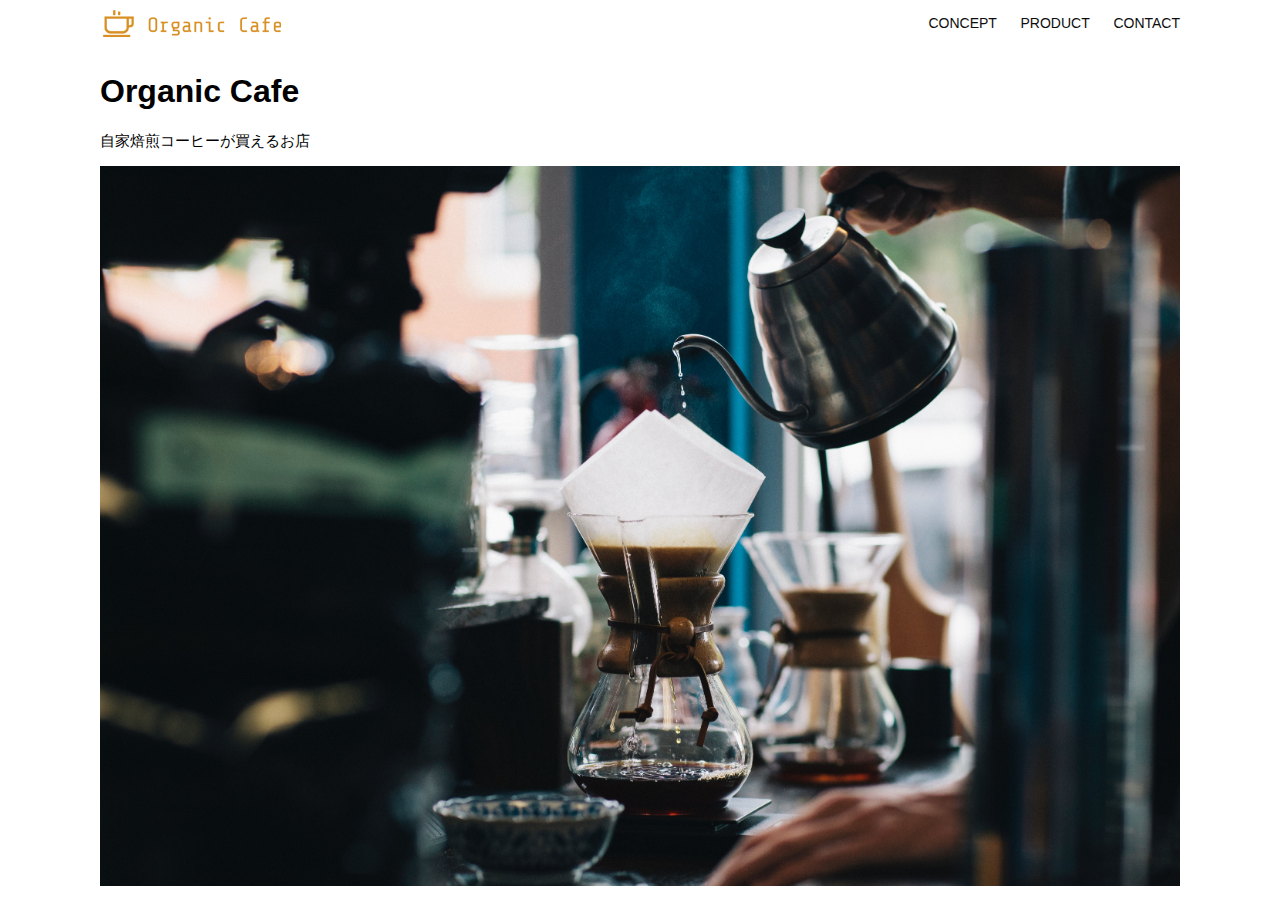
<file: html-css-kadai_013/index.html>
<!DOCTYPE html>
<html>
  <head>
    <title>Organic Cafe</title>
    <meta charset="UTF-8" />
    <meta name="description" content="自家焙煎のコーヒーがお家で楽しめるOrganic Cafe"/>
    <meta name="viewport" content="width=device-width, initial-scale=1.0" />
    <link rel="stylesheet" href="style.css" />
  </head>
  <body>
    <!-- ヘッダー -->
    <header>
      <!-- ロゴ -->
      <a href="index.html" id="logo"><img src="images/logo.png" alt="トップページに戻る"/></a>

      <!-- PC用ナビゲーション -->
      <nav id="nav-pc">
        <a href="index.html#concept">CONCEPT</a>
        <a href="index.html#product">PRODUCT</a>
        <a href="index.html#contact">CONTACT</a>
      </nav>
      <img id="menu-sp" src="images/button-menu.png" alt="ナビゲーションを開く" onclick="document.getElementById('nav-sp').style.display = 'block';">
     <!-- SP用ナビ -->
      <nav id="nav-sp">
        <img id="close" src="images/button-close.png" alt="ナビゲーションを閉じる" onclick="document.getElementById('nav-sp').style.display = 'none'">
        <a id="logo-sp" href="index.html" onclick="document.getElementById('nav-sp').style.display = 'none'">
          <img src="images/logo-sp.png" alt="トップページに戻る">

        </a>
        <a class="menu" href="index.html#concept" onclick="document.getElementById('nav-sp').style.display = 'none'">CONCEPT</a>
        <a class="menu" href="index.html#product" onclick="document.getElementById('nav-sp').style.display = 'none'">PRODUCT</a>
        <a class="menu" href="index.html#contact" onclick="document.getElementById('nav-sp').style.display = 'none'">CONTACT</a>
      </nav>
    </header>

    <main>
      <article>
        <!-- メインビジュアル -->
        <section id="main-visual">
          <div id="main-message">
            <h1>Organic Cafe</h1>
            <p>自家焙煎コーヒーが買えるお店</p>
          </div>
          <img src="images/main-image.jpg" alt="コーヒーをハンドドリップで淹れる画像"/>
        </section>
      </article>
    </main>
  </body>
</html>
</file>
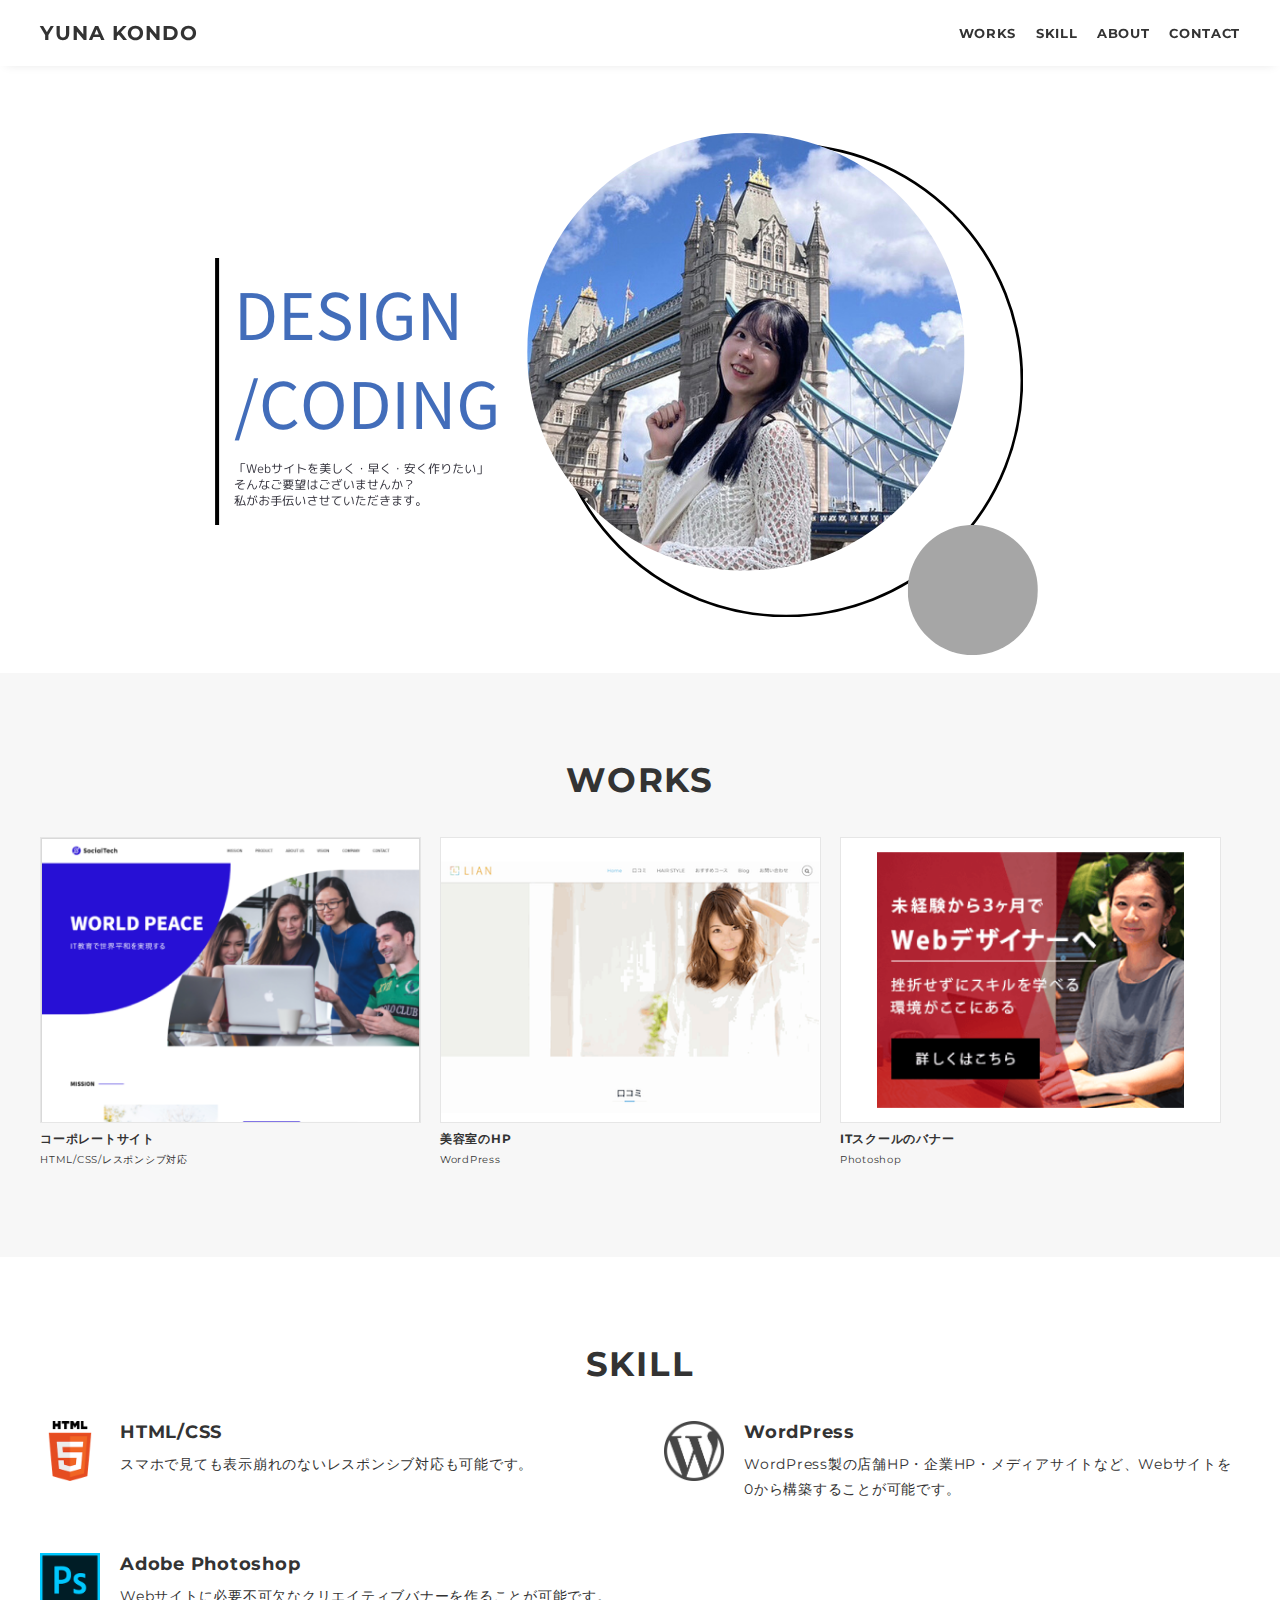
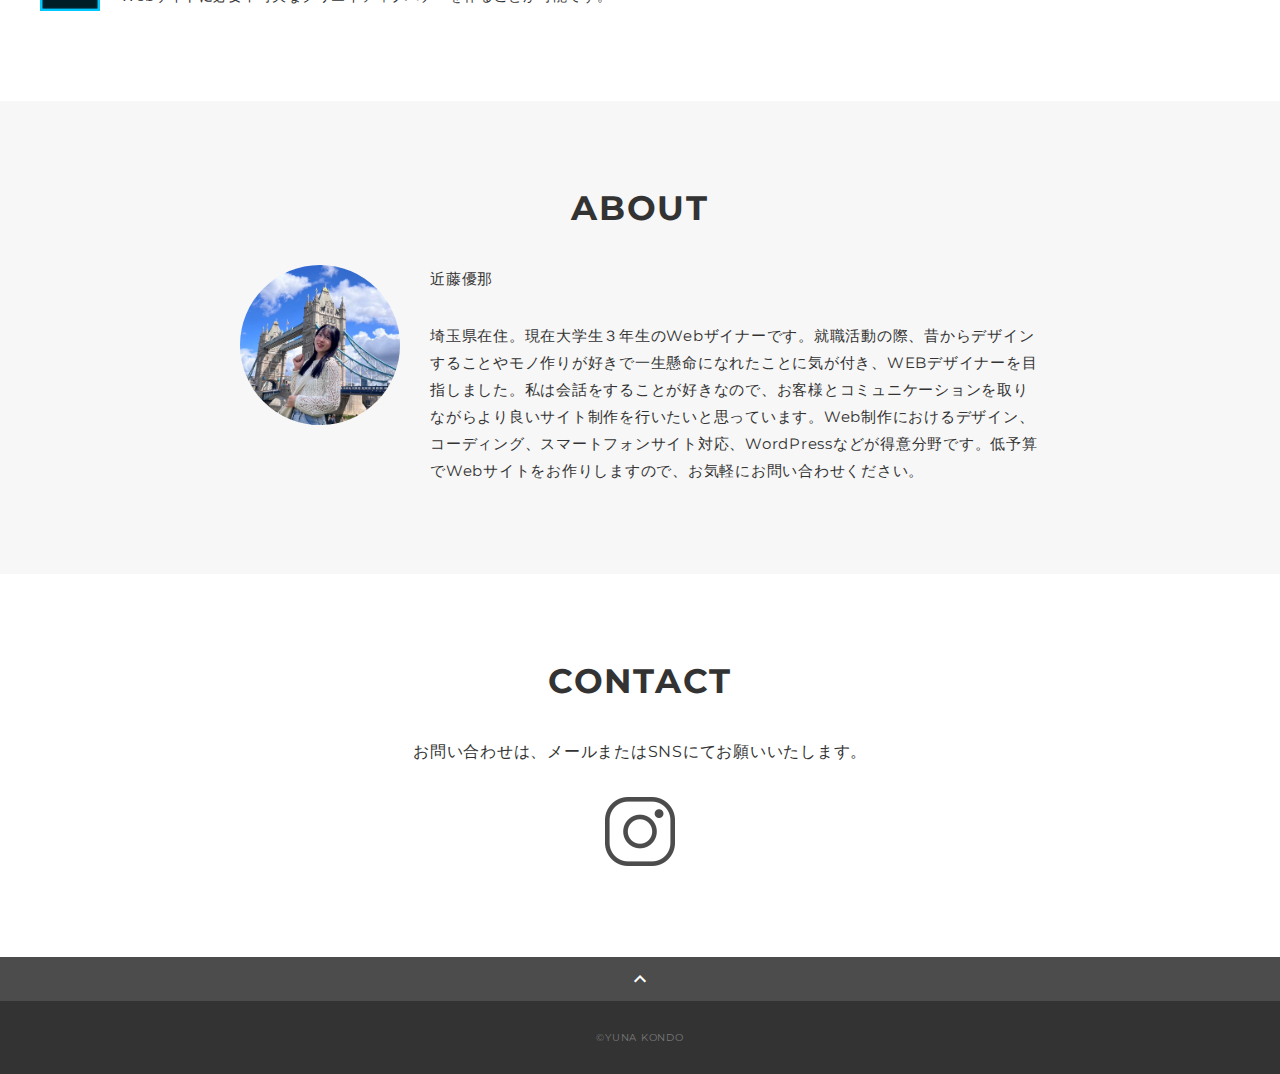
<file: portfolio/index.html>
<!DOCTYPE html>
<html>
<head>
  <meta charset="utf-8">
  <meta name="viewport" content="width=device-width, initial-scale=1.0, maximum-scale=1.0, minimum-scale=1.0">
  <title>SAMURAI ポートフォリオ</title>
  <link rel="preconnect" href="https://fonts.gstatic.com">
  <link href="https://fonts.googleapis.com/css2?family=Montserrat:wght@400;700&display=swap" rel="stylesheet">
  <link href="https://fonts.googleapis.com/css?family=Material+Icons+Outlined" rel="stylesheet">
  <link href="css/ress.css" media="all" rel="stylesheet" type="text/css" />
  <link href="css/style.css" media="all" rel="stylesheet" type="text/css" />
</head>

<body>
  <div class="wrapper">

    <!-- header -->
    <header class="header ">
      <div class="container">
        <h1 class="header-logo">
          <a href="#">YUNA KONDO</a>
        </h1>
        <nav class="gnav">
          <ul class="gnav-list">
            <li class="gnav-item"><a href="#works">WORKS</a></li>
            <li class="gnav-item"><a href="#skill">SKILL</a></li>
            <li class="gnav-item"><a href="#about">ABOUT</a></li>
            <li class="gnav-item"><a href="#contact">CONTACT</a></li>
          </ul>
        </nav>
      </div>
    </header>
    <!-- /header -->

    <main class="content">

      <!-- mv -->
      <div class="mv">
        <div class="mv-container">
          <img src="img/DESIGN.png" alt="メイン画像">
        </div>
      </div>
      <!-- /mv -->

      <!-- works -->
      <section class="works section" id="works">
        <div class="container">
          <h2 class="title">WORKS</h2>
          <div class="works-list">
            <a class="works-item" href="works-1.html">
              <div class="works-img"><img src="img/works/html1.png" alt="html1" /></div>
              <p class="works-name">コーポレートサイト</p>
              <p class="works-info">HTML/CSS/レスポンシブ対応</p>
            </a>
           
            <a class="works-item" href="works-3.html">
              <div class="works-img"><img src="img/works/wordpress1.png" alt="WordPress" /></div>
              <p class="works-name">美容室のHP</p>
              <p class="works-info">WordPress</p>
            </a>

            <a class="works-item" href="works-4.html">
              <div class="works-img"><img src="img/works/photoshop.png" alt="Photoshop" /></div>
              <p class="works-name">ITスクールのバナー</p>
              <p class="works-info">Photoshop</p>
            </a>


            
          </div>

        </div>
      </section>

      <!-- skill -->

      <section class="skill section" id="skill">
        <div class="container">
          <h2 class="title">SKILL</h2>
          <div class="skill-list">

            <div class="skill-item">
              <p class="skill-img"><img src="img/skills/html.png" alt="html"></p>
              <div class="skill-body">
                <h3 class="skill-name">HTML/CSS</h3>
                <p class="skill-text">
                  スマホで見ても表示崩れのないレスポンシブ対応も可能です。</p>
              </div>
            </div>

            <div class="skill-item">
              <p class="skill-img"><img src="img/skills/wordpress.png" alt="wordpress"></p>
              <div class="skill-body">
                <h3 class="skill-name">WordPress</h3>
                <p class="skill-text">
                  WordPress製の店舗HP・企業HP・メディアサイトなど、Webサイトを0から構築することが可能です。</p>
              </div>
            </div>
           
            <div class="skill-item">
              <p class="skill-img"><img src="img/skills/photoshop.png" alt="photoshop"></p>
              <div class="skill-body">
                <h3 class="skill-name">Adobe Photoshop</h3>
                <p class="skill-text">
                  Webサイトに必要不可欠なクリエイティブバナーを作ることが可能です。</p>
              </div>
            </div>
           
            
            
          </div>
        </div>
      </section>
      <!-- /skill -->

      <!-- about -->
      <section class="about section" id="about">
        <div class="container">
          <h2 class="title">ABOUT</h2>
          <div class="profile">
            <p class="profile-img">
              <img src="img/about1.jpg" alt="about">
            </p>
            <div class="profile-body">
              <p>
                近藤優那
              </p>
              <p>
                埼玉県在住。現在大学生３年生のWebザイナーです。就職活動の際、昔からデザインすることやモノ作りが好きで一生懸命になれたことに気が付き、WEBデザイナーを目指しました。私は会話をすることが好きなので、お客様とコミュニケーションを取りながらより良いサイト制作を行いたいと思っています。Web制作におけるデザイン、コーディング、スマートフォンサイト対応、WordPressなどが得意分野です。低予算でWebサイトをお作りしますので、お気軽にお問い合わせください。
              </p>
              
            </div>
          </div>
        </div>
      </section>
      <!-- /about -->

      <!-- contact -->
      <section class="contact section" id="contact">
        <div class="container">
          <h2 class="title">CONTACT</h2>
          <p class="lead">
            お問い合わせは、<br class="sp-only">メールまたはSNSにてお願いいたします。
          </p>
          <div class="contact-list">
            <a href="https://www.instagram.com/design_yuna_/profilecard/?igsh=MTRjOGQ0YXI1YThjMQ%3D%3D" target="_blank">
              <img src="img/icon_instagram.gif" alt="Instagram">
            </a>
            
          </div>
        </div>
      </section>
      <!-- /contact -->
      <div class="page-top" id="js-page-top">
        <span class="material-icons-outlined">expand_less</span>
      </div>
    </main>

    <!-- footer -->
    <footer class="footer">
      <div class="copyright">&copy;YUNA KONDO</div>
    </footer>
    <!-- /footer -->

  </div>
  <script src="https://ajax.googleapis.com/ajax/libs/jquery/3.6.0/jquery.min.js"></script>
  <script type='text/javascript' src="js/script.js"></script>
</body>
</html>
</file>
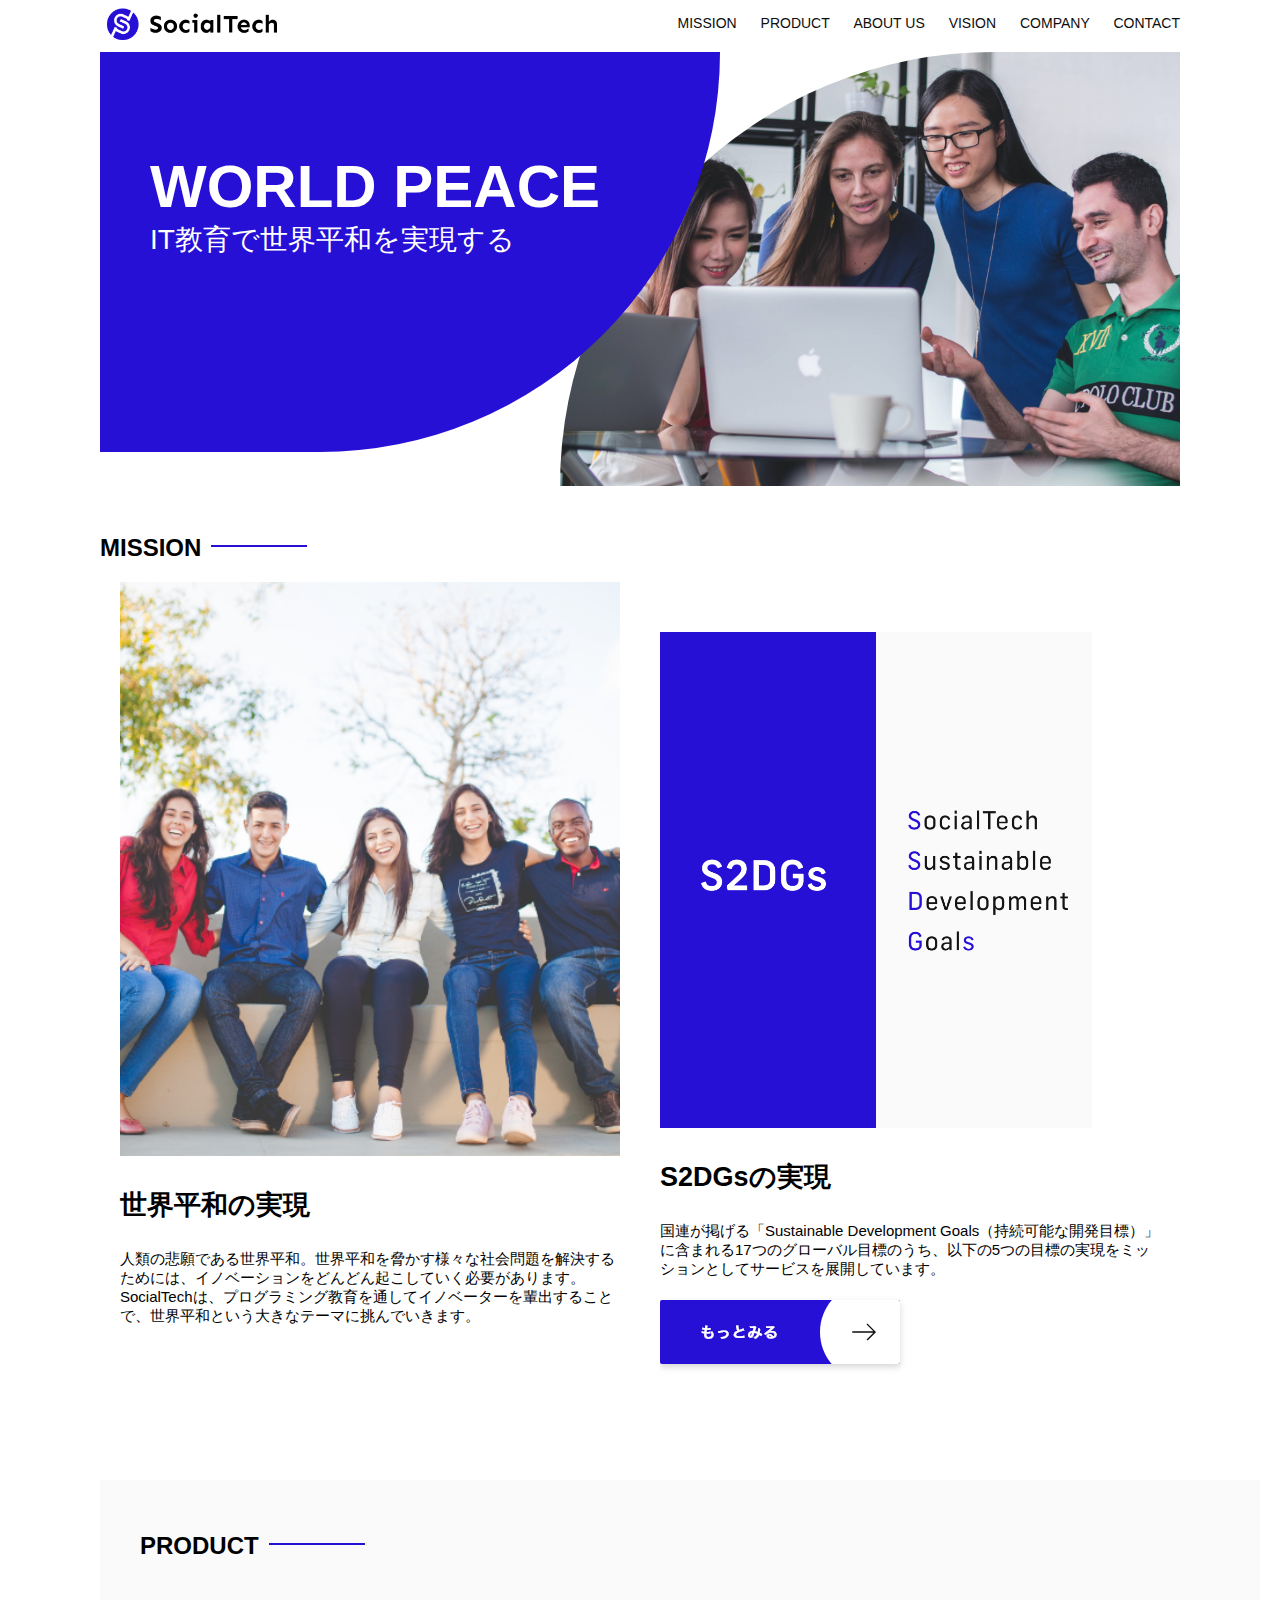
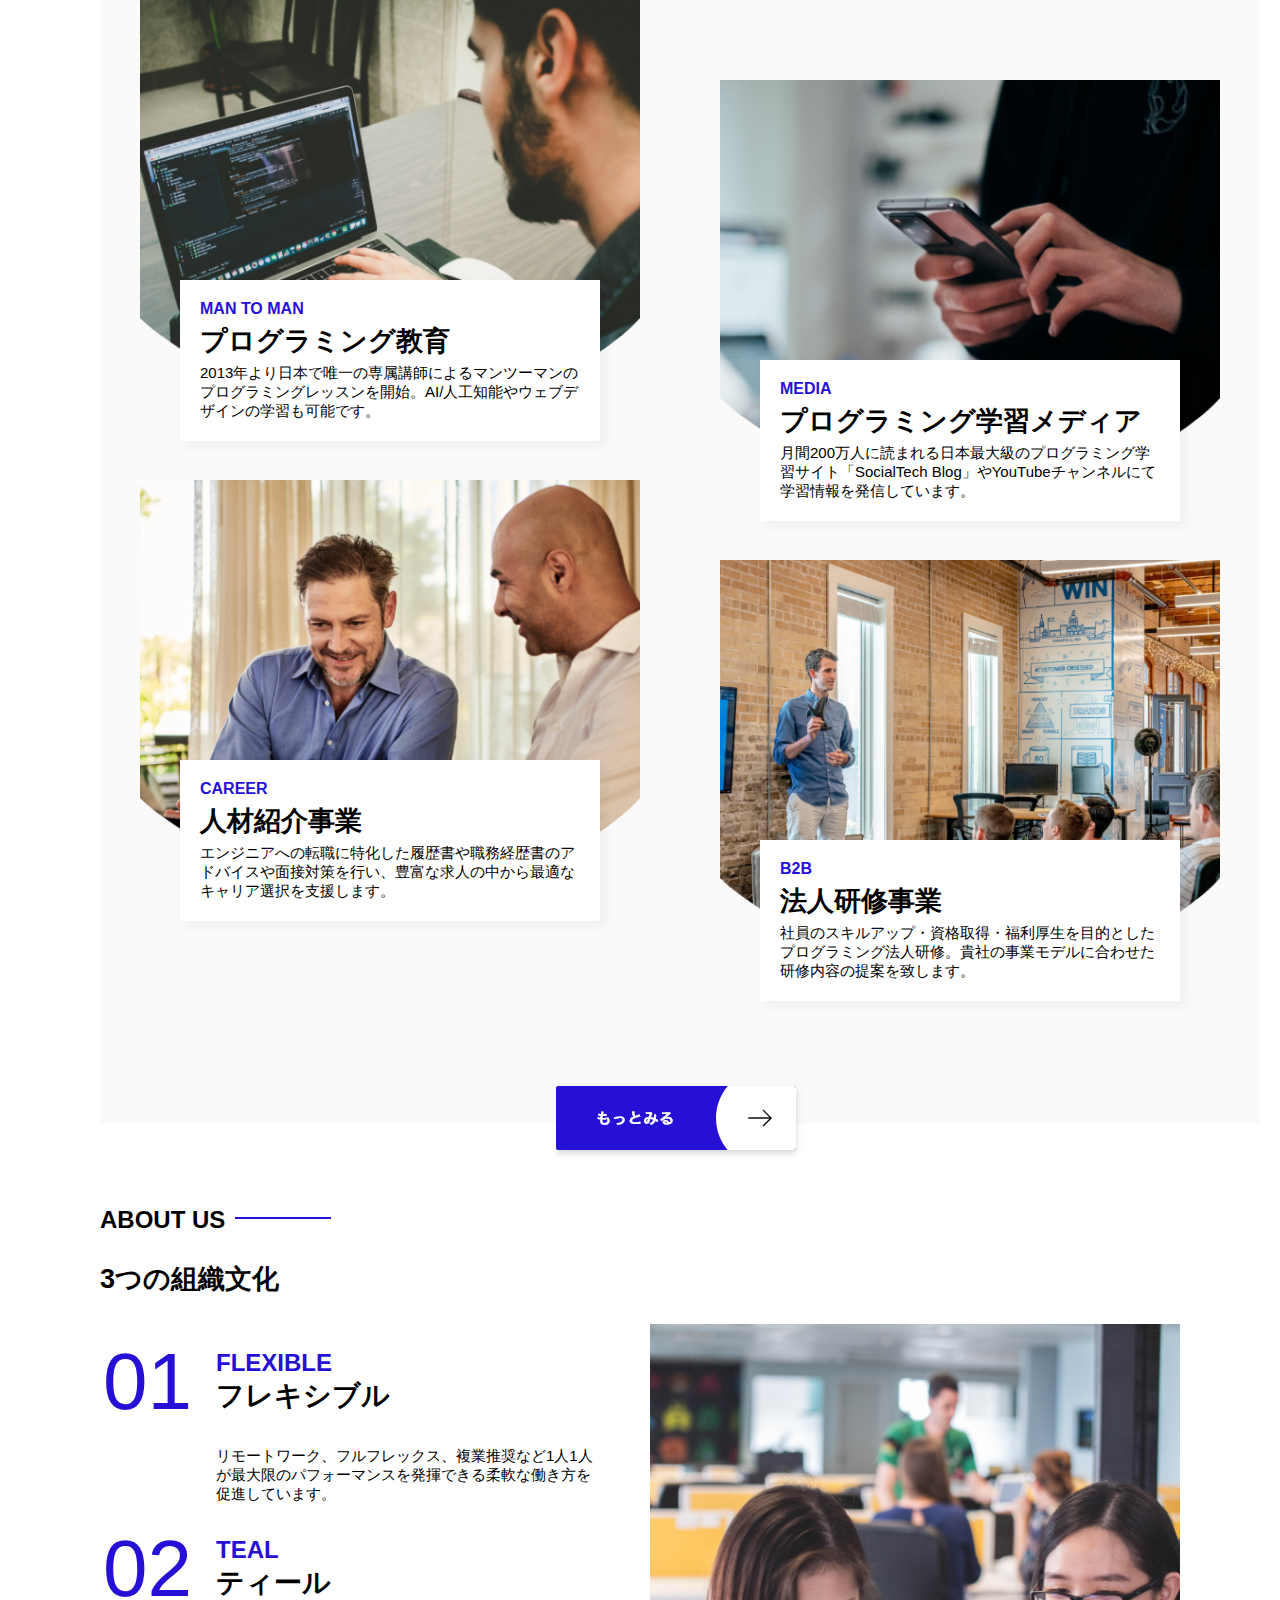
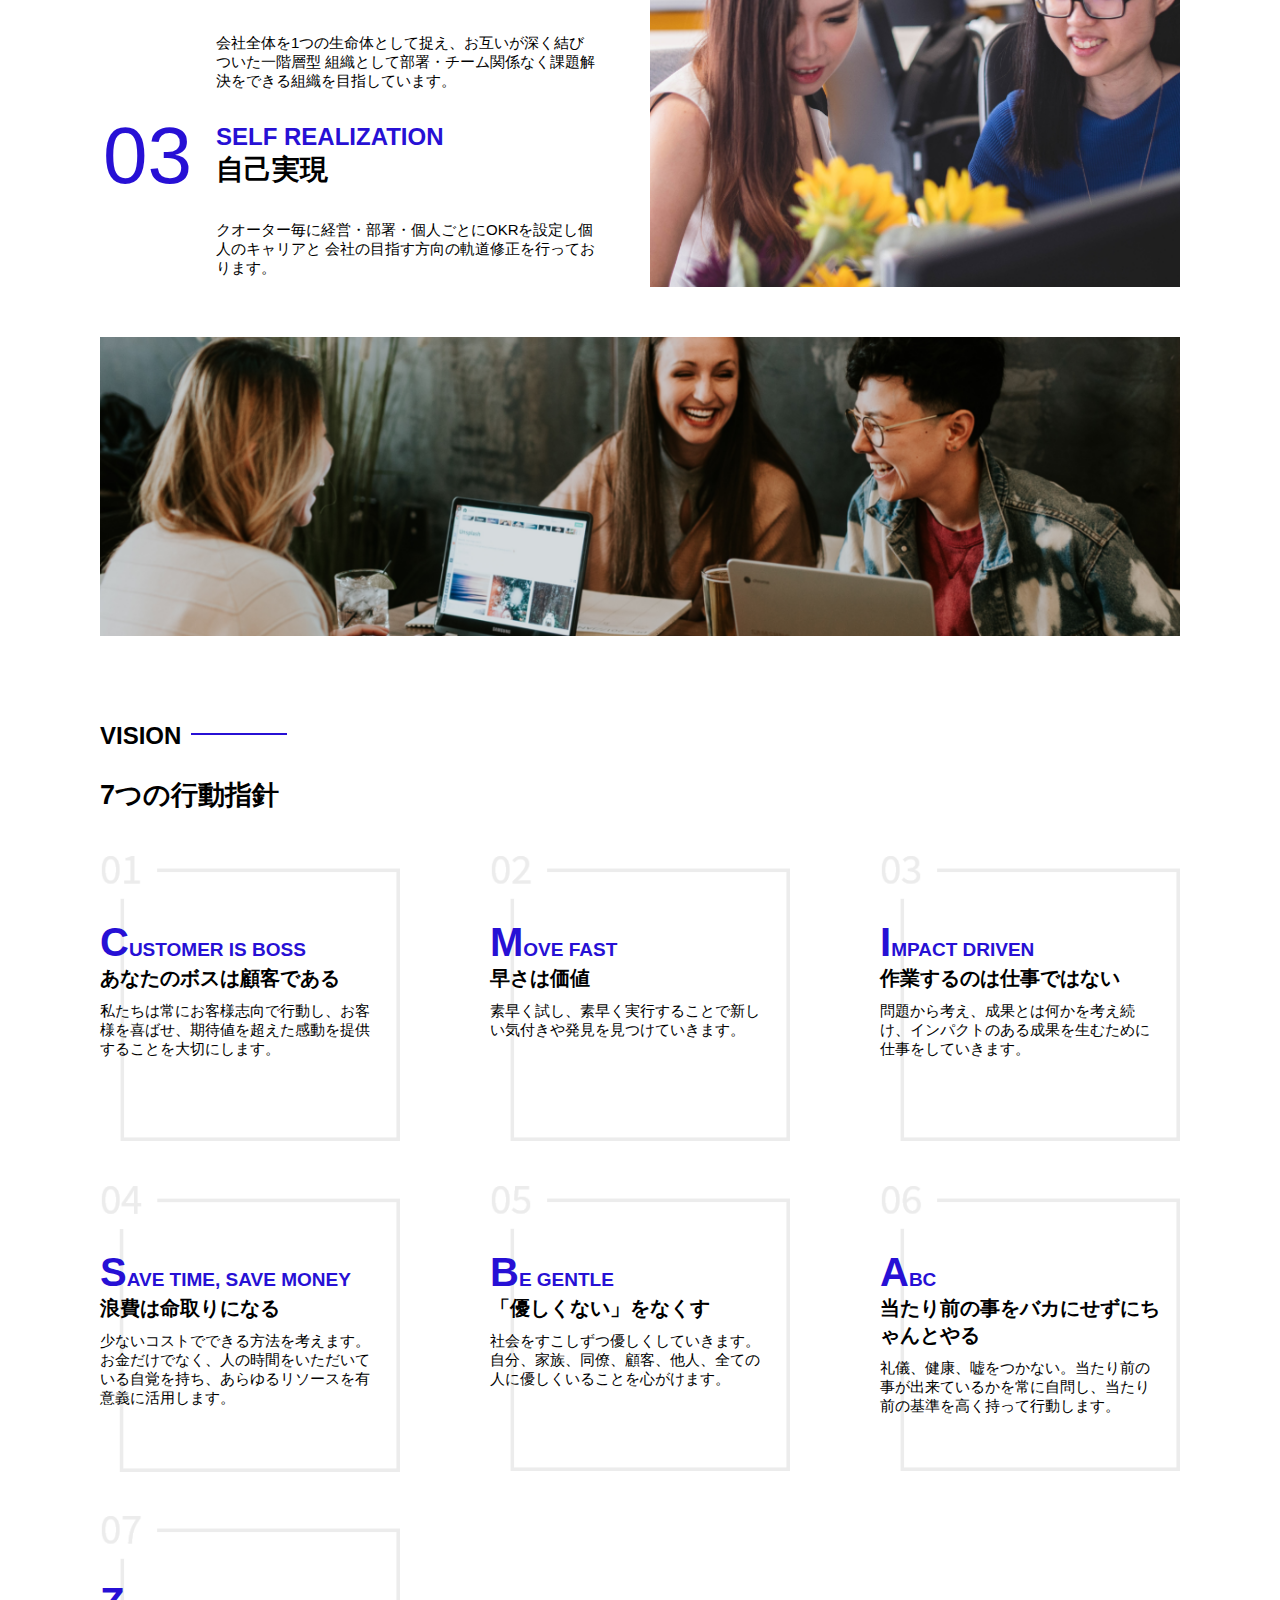
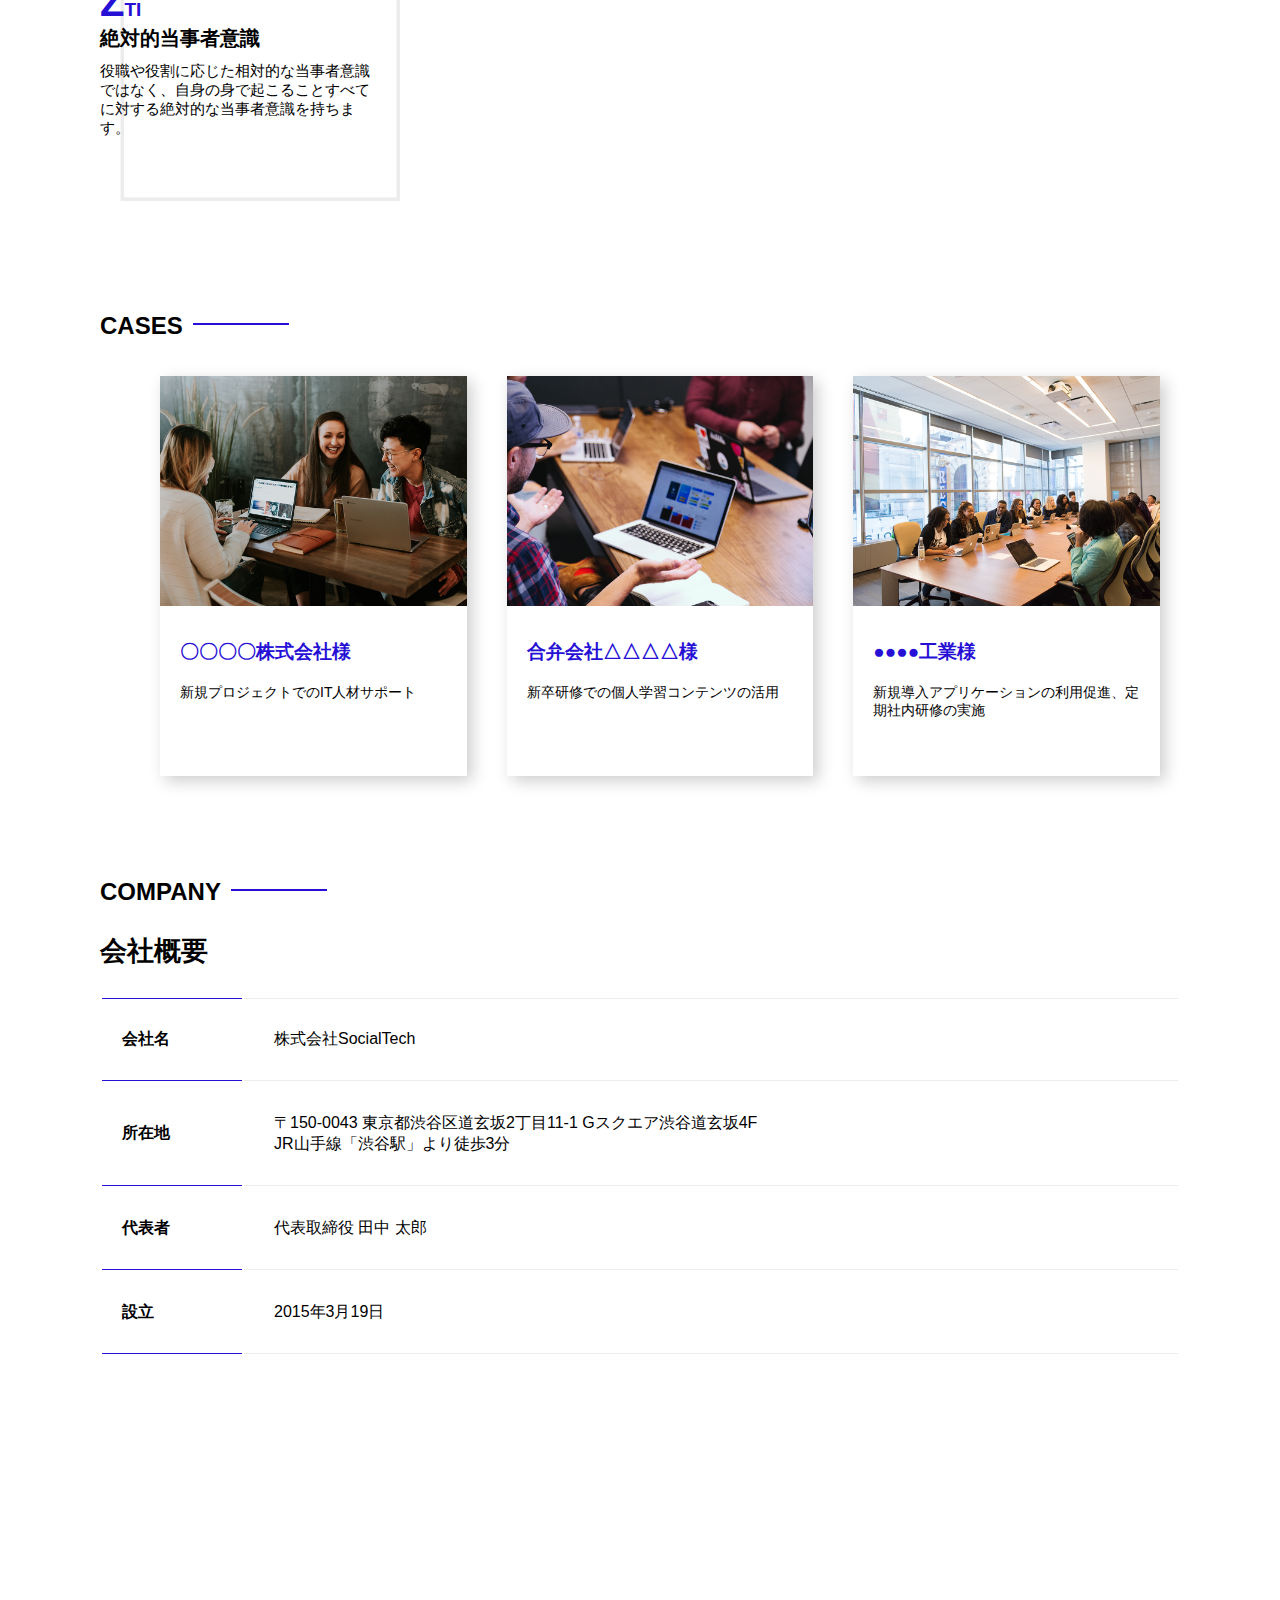
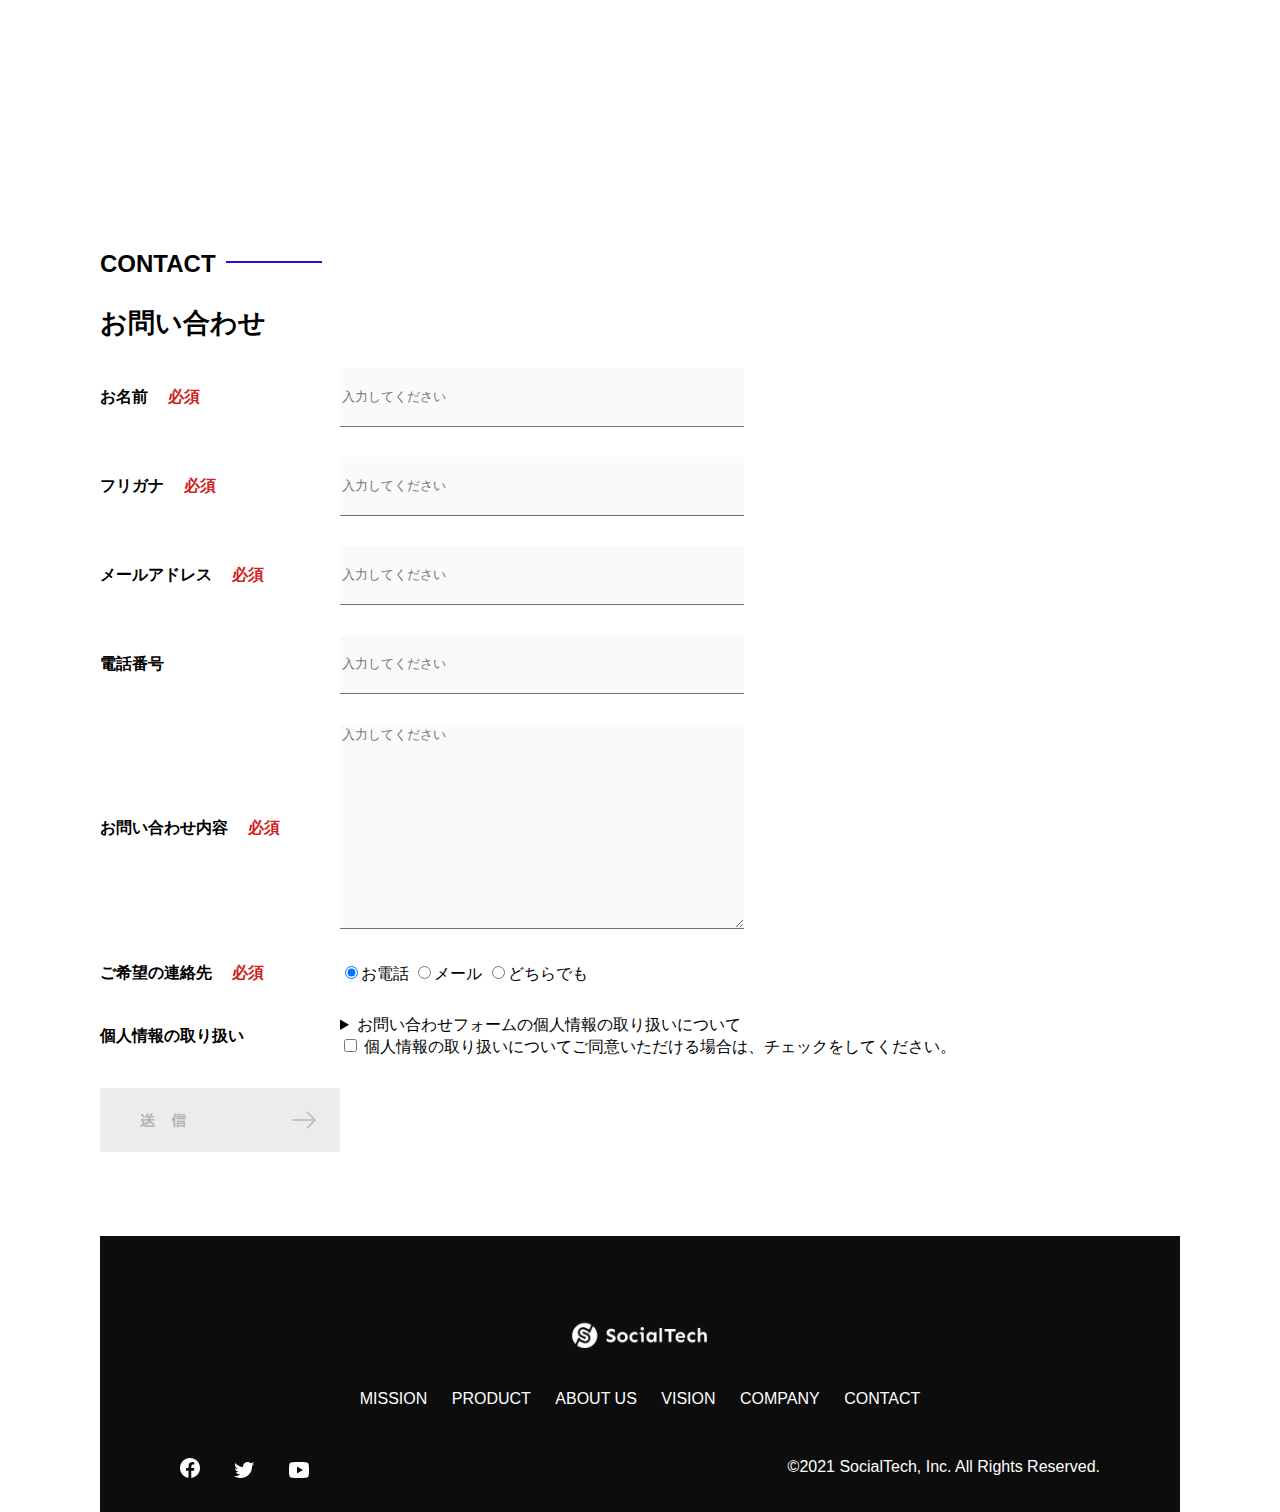
<file: socialtech-kadai_012/index.html>
<!DOCTYPE html>
<html>
  <head>
    <title>SocialTech</title>
    <meta charset="UTF-8" />
    <meta
      name="description"
      content="SocialTechはEdTech業界のリーディングカンパニーを目指します。"
    />
    <meta name="viewport" content="width=device-width, initial-scale=1.0" />
    <link rel="stylesheet" href="style.css" />
  </head>
  <body>
    <!-- ヘッダー -->
    <header>
      <!-- ロゴ -->
      <a href="index.html" id="logo"
        ><img src="images/logo.png" alt="トップページに戻る"
      /></a>

      <!-- PC用ナビゲーション -->
      <nav id="nav-pc">
        <a href="mission.html">MISSION</a>
        <a href="product.html">PRODUCT</a>
        <a href="index.html#aboutus">ABOUT US</a>
        <a href="index.html#vision">VISION</a>
        <a href="index.html#company">COMPANY</a>
        <a href="index.html#contact">CONTACT</a>
      </nav>
    </header>
    <main>
      <article>
        <!-- メインビジュアル -->
        <section id="main-visual">
          <div id="main-message">
            <h1>WORLD PEACE</h1>
            <p>IT教育で世界平和を実現する</p>
          </div>
          <img
            src="images/index/index-main.png"
            alt="PCの周りに集まる多国籍の仲間たち"
          />
        </section>
        <!--ミッション-->
        <section id="mission">
          <h2 class="index-h2">MISSION</h2>
          <div id="mission-flex">
            <div>
              <img
                id="mission-photo"
                src="images/index/index-mission.png"
                alt="屋外のベンチで写真を撮影する多国籍の仲間たち"
              />
              <h3>世界平和の実現</h3>
              <p>
                人類の悲願である世界平和。世界平和を脅かす様々な社会問題を解決するためには、イノベーションをどんどん起こしていく必要があります。SocialTechは、プログラミング教育を通してイノベーターを輩出することで、世界平和という大きなテーマに挑んでいきます。
              </p>
            </div>
            <div>
              <img id="s2dgs" src="images/index/s2dgs.png" alt="S2DGs" />
              <h3>S2DGsの実現</h3>
              <p>
                国連が掲げる「Sustainable Development
                Goals（持続可能な開発目標）」に含まれる17つのグローバル目標のうち、以下の5つの目標の実現をミッションとしてサービスを展開しています。
              </p>
              <a href="mission.html">
                <img src="images/button-more.png" alt="もっとみる" />
              </a>
            </div>
          </div>
        </section>
        <!-- プロダクト -->
        <section id="product">
          <h2 class="index-h2">PRODUCT</h2>
          <div>
            <div id="product-left">
              <div>
                <img
                  class="product-photo"
                  src="images/index/index-mantoman.png"
                  alt="PCでコードを書く男性"
                />
                <div class="product-explain">
                  <span>MAN TO MAN</span>
                  <h3>プログラミング教育</h3>
                  <p>
                    2013年より日本で唯一の専属講師によるマンツーマンのプログラミングレッスンを開始。AI/人工知能やウェブデザインの学習も可能です。
                  </p>
                </div>
              </div>
              <div>
                <img
                  class="product-photo"
                  src="images/index/index-career.png"
                  alt="笑顔で話し合う2人の男性"
                />
                <div class="product-explain">
                  <span>CAREER</span>
                  <h3>人材紹介事業</h3>
                  <p>
                    エンジニアへの転職に特化した履歴書や職務経歴書のアドバイスや面接対策を行い、豊富な求人の中から最適なキャリア選択を支援します。
                  </p>
                </div>
              </div>
            </div>
            <div id="product-right">
              <div>
                <img
                  class="product-photo"
                  src="images/index/index-media.png"
                  alt="スマートフォンを操作する人"
                />
                <div class="product-explain">
                  <span>MEDIA</span>
                  <h3>プログラミング学習メディア</h3>
                  <p>
                    月間200万人に読まれる日本最大級のプログラミング学習サイト「SocialTech
                    Blog」やYouTubeチャンネルにて学習情報を発信しています。
                  </p>
                </div>
              </div>
              <div>
                <img
                  class="product-photo"
                  src="images/index/index-b2b.png"
                  alt="講演中の男性とそれを聴く人々"
                />
                <div class="product-explain">
                  <span>B2B</span>
                  <h3>法人研修事業</h3>
                  <p>
                    社員のスキルアップ・資格取得・福利厚生を目的としたプログラミング法人研修。貴社の事業モデルに合わせた研修内容の提案を致します。
                  </p>
                </div>
              </div>
            </div>
          </div>
          <div>
            <a id="product-more" href="product.html">
              <img src="images/button-more.png" alt="もっとみる" />
            </a>
          </div>
        </section>
        <!---ABOUT US-->
        <section id="aboutus">
          <h2 class="index-h2">ABOUT US</h2>
          <h3>3つの組織文化</h3>
          <div>
            <table class="culture-table">
              <tr>
                <td>
                  <span class="culture-num">01</span>
                </td>
                <td>
                  <span class="culture-en">FLEXIBLE</span>
                  <span class="culture-jp">フレキシブル</span>
                </td>
              </tr>
              <tr>
                <td>
                  <!--空のセル-->
                </td>
                <td>
                  <p class="culture-description">
                    リモートワーク、フルフレックス、複業推奨など1人1人が最大限のパフォーマンスを発揮できる柔軟な働き方を促進しています。
                  </p>
                </td>
              </tr>
              <tr>
                <td>
                  <span class="culture-num">02</span>
                </td>
                <td>
                  <span class="culture-en">TEAL</span>
                  <span class="culture-jp">ティール</span>
                </td>
              </tr>
              <tr>
                <td>
                  <!--空のセル-->
                </td>
                <td>
                  <p class="culture-description">
                    会社全体を1つの生命体として捉え、お互いが深く結びついた一階層型
                    組織として部署・チーム関係なく課題解決をできる組織を目指しています。
                  </p>
                </td>
              </tr>
              <tr>
                <td>
                  <span class="culture-num">03</span>
                </td>
                <td>
                  <span class="culture-en">SELF REALIZATION</span>
                  <span class="culture-jp">自己実現</span>
                </td>
              </tr>
              <tr>
                <td>
                  <!--空のセル-->
                </td>
                <td>
                  <p class="culture-description">
                    クオーター毎に経営・部署・個人ごとにOKRを設定し個人のキャリアと
                    会社の目指す方向の軌道修正を行っております。
                  </p>
                </td>
              </tr>
            </table>
            <img
              class="culture-img"
              src="images/index/index-aboutus1.png"
              alt="笑顔で話し合う2人の女性"
            />
          </div>
          <img
            class="culture-img2"
            src="images/index/index-aboutus2.png"
            alt="笑顔で話し合う3人の男女"
          />
        </section>
        <!-- VISION -->
        <section id="vision">
          <h2 class="index-h2">VISION</h2>
          <h3>7つの行動指針</h3>
          <div>
            <div class="vision-box">
              <img src="images/index/vision-01.png" alt="01" />
              <span>
                <h4>CUSTOMER IS BOSS</h4>
                <h5>あなたのボスは顧客である</h5>
                <p>
                  私たちは常にお客様志向で行動し、お客様を喜ばせ、期待値を超えた感動を提供することを大切にします。
                </p>
              </span>
            </div>
            <div class="vision-box">
              <img src="images/index/vision-02.png" alt="02" />
              <span>
                <h4>MOVE FAST</h4>
                <h5>早さは価値</h5>
                <p>
                  素早く試し、素早く実行することで新しい気付きや発見を見つけていきます。
                </p>
              </span>
            </div>
            <div class="vision-box">
              <img src="images/index/vision-03.png" alt="03" />
              <span>
                <h4>IMPACT DRIVEN</h4>
                <h5>作業するのは仕事ではない</h5>
                <p>
                  問題から考え、成果とは何かを考え続け、インパクトのある成果を生むために仕事をしていきます。
                </p>
              </span>
            </div>
            <div class="vision-box">
              <img src="images/index/vision-04.png" alt="04" />
              <span>
                <h4>SAVE TIME, SAVE MONEY</h4>
                <h5>浪費は命取りになる</h5>
                <p>
                  少ないコストでできる方法を考えます。お金だけでなく、人の時間をいただいている自覚を持ち、あらゆるリソースを有意義に活用します。
                </p>
              </span>
            </div>
            <div class="vision-box">
              <img src="images/index/vision-05.png" alt="05" />
              <span>
                <h4>BE GENTLE</h4>
                <h5>「優しくない」をなくす</h5>
                <p>
                  社会をすこしずつ優しくしていきます。自分、家族、同僚、顧客、他人、全ての人に優しくいることを心がけます。
                </p>
              </span>
            </div>
            <div class="vision-box">
              <img src="images/index/vision-06.png" alt="06" />
              <span>
                <h4>ABC</h4>
                <h5>当たり前の事をバカにせずにちゃんとやる</h5>
                <p>
                  礼儀、健康、嘘をつかない。当たり前の事が出来ているかを常に自問し、当たり前の基準を高く持って行動します。
                </p>
              </span>
            </div>
            <div class="vision-box">
              <img src="images/index/vision-07.png" alt="07" >
              <span>
                <h4>ZTI</h4>
                <h5>絶対的当事者意識</h5>
                <p>
                  役職や役割に応じた相対的な当事者意識ではなく、自身の身で起こることすべてに対する絶対的な当事者意識を持ちます。
                </p>
              </span>
            </div>
          </div>
        </section>

        <!-- CASES -->
        <section id="cases">
           <h2 class="index-h2">CASES</h2>
             <ul>

               <li class="case-card">
                <img 
                 class="case-img"
                 src="images/index/case-1.png" alt="仲良く語り合う３人">
                <div class="case-info">
                 <h3 class="case-name">〇〇〇〇株式会社様</h3>
                 <p class="case-content">新規プロジェクトでのIT人材サポート</p>
                </div>
               </li>

              <li class="case-card">
                <img 
                 class="case-img"
                 src="images/index/case-2.png"  alt="PCでコンテンツを見る">
                <div class="case-info">
                 <h3 class="case-name">合弁会社△△△△様</h3>
                 <p class="case-content">新卒研修での個人学習コンテンツの活用</p>

                </div>
              </li>

              <li class="case-card">
                <img 
                 class="case-img"
                 src="images/index/case-3.png" alt="社内研修中の会議室">
                 <div class="case-info">
                  <h3 class="case-name">●●●●工業様</h3>
                  <p class="case-content">新規導入アプリケーションの利用促進、定期社内研修の実施</p>
                 </div>
               </li>

           </ul>
        </section>
        <!-- COMPANY -->
        <section id="company">
          <h2 class="index-h2">COMPANY</h2>
          <h3>会社概要</h3>
          <table id="company-table">
            <tr>
              <th class="tableheader-first">会社名</th>
              <td class="cell-first">株式会社SocialTech</td>
            </tr>
            <tr>
              <th class="tableheader">所在地</th>
              <td class="cell">
                〒150-0043 東京都渋谷区道玄坂2丁目11-1 Gスクエア渋谷道玄坂4F<br />JR山手線「渋谷駅」より徒歩3分
              </td>
            </tr>
            <tr>
              <th class="tableheader">代表者</th>
              <td class="cell">代表取締役 田中 太郎</td>
            </tr>
            <tr>
              <th class="tableheader">設立</th>
              <td class="cell">2015年3月19日</td>
            </tr>
          </table>
          <iframe
            src="https://www.google.com/maps/embed?pb=!1m18!1m12!1m3!1d3241.7759544892483!2d139.69399665123464!3d35.65789123876098!2m3!1f0!2f0!3f0!3m2!1i1024!2i768!4f13.1!3m3!1m2!1s0x60188caa0042e8d1%3A0xba130bea826a7aa2!2z44CSMTUwLTAwNDMg5p2x5Lqs6YO95riL6LC35Yy66YGT546E5Z2C77yS5LiB55uu77yR77yR4oiS77yR!5e0!3m2!1sja!2sjp!4v1636872991912!5m2!1sja!2sjp"
            style="border: 0"
            allowfullscreen=""
            loading="lazy"
          >
          </iframe>
        </section>
        <!-- お問い合わせフォーム -->
        <section id="contact">
          <h2 class="index-h2">CONTACT</h2>
          <h3>お問い合わせ</h3>
          <form>
            <div>
              <div class="contact-heading">
                <label class="contact-label"
                  >お名前<span class="contact-span">必須</span></label
                >
              </div>
              <div class="contact-form">
                <input
                  type="text"
                  name="name"
                  placeholder="入力してください"
                  class="contact-textbox"
                />
              </div>
            </div>
            <div>
              <div class="contact-heading">
                <label class="contact-label"
                  >フリガナ<span class="contact-span">必須</span></label
                >
              </div>
              <div>
                <input
                  type="text"
                  name="hurigana"
                  placeholder="入力してください"
                  class="contact-textbox"
                />
              </div>
            </div>
            <div>
              <div class="contact-heading">
                <label class="contact-label"
                  >メールアドレス<span class="contact-span">必須</span></label
                >
              </div>
              <div>
                <input
                  type="text"
                  name="email"
                  placeholder="入力してください"
                  class="contact-textbox"
                />
              </div>
            </div>
            <div>
              <div class="contact-heading">
                <label class="contact-label">電話番号</label>
              </div>
              <div>
                <input
                  type="text"
                  name="tel"
                  placeholder="入力してください"
                  class="contact-textbox"
                />
              </div>
            </div>
            <div>
              <div class="contact-heading">
                <label class="contact-label"
                  >お問い合わせ内容<span class="contact-span">必須</span></label
                >
              </div>
              <div>
                <textarea
                  class="contact-textarea"
                  placeholder="入力してください"
                  name="message"
                ></textarea>
              </div>
            </div>
            <div>
              <div class="contact-heading">
                <label class="contact-label"
                  >ご希望の連絡先<span class="contact-span">必須</span></label
                >
              </div>
              <div>
                <input
                  class="radiobutton"
                  type="radio"
                  value="tel"
                  name="contact"
                  checked
                /><label>お電話</label>
                <input
                  class="radiobutton"
                  type="radio"
                  value="mail"
                  name="contact"
                /><label>メール</label>
                <input
                  class="radiobutton"
                  type="radio"
                  value="both"
                  name="contact"
                /><label>どちらでも</label>
              </div>
            </div>
            <div>
              <div class="contact-heading">
                <label class="contact-label">個人情報の取り扱い</label>
              </div>
              <div>
                <details>
                  <summary>
                    お問い合わせフォームの個人情報の取り扱いについて
                  </summary>
                  <div>
                    <span>１．組織の名称又は氏名</span><br />
                    株式会社SocialTech<br /><br />
                    <span
                      >２．個人情報保護管理者（若しくはその代理人）の氏名又は職名、所属及び連絡先
                      鈴木 一郎 コーポレート部</span
                    ><br />
                    メールアドレス：support@socialtech.net<br />
                    TEL：03-xxxx-xxxx<br />
                    <span>３．個人情報の利用目的</span><br />
                    ・本サービス及び本サービスに関連する情報の提供又はそれらに関する連絡のため<br />
                    ・ユーザーの本人確認のため<br />
                    ・当社サービスのご案内のため<br />
                    ・当社の商品等の広告または宣伝（電子メールによるものを含むものとします。）<br /><br />
                    <span>４．個人情報の取り扱い業務の委託</span><br />
                    個人情報の取扱業務の全部または一部を外部に業務委託する場合があります。<br />
                    その際、弊社は、個人情報を適切に保護できる管理体制を敷き実行していることを条件として<br />
                    委託先を厳選したうえで、機密保持契約を委託先と締結し、お客様の個人情報を厳密に管理させます。<br /><br />
                    <span>５．個人情報の開示等の請求</span><br />
                    お客様は、弊社に対してご自身の個人情報の開示等（利用目的の通知、開示、内容の訂正・追加・削除、利用の停止または消去、第三者への提供の停止）に関して、当社問合わせ窓口に申し出ることができます。<br />
                    その際、弊社はお客様ご本人を確認させていただいたうえで、合理的な期間内に対応いたします。<br /><br />
                    なお、個人情報に関する弊社問合わせ先は、次の通りです。<br /><br />
                    株式会社SocialTech　個人情報問合せ窓口<br />
                    〒150-0043　東京都渋谷区道玄坂2丁目11-1 Ｇスクエア渋谷道玄坂
                    4F<br />
                    メールアドレス：support@socialtech.net　TEL：03-xxxx-xxxx<br /><br />
                    <span>６．個人情報を提供されることの任意性について</span
                    ><br /><br />
                    お客様がご自身の個人情報を弊社に提供されるか否かは、お客様のご判断によりますが、もしご提供されない場合には、適切なサービスが提供できない場合がありますので予めご了承ください。
                  </div>
                </details>
                <input type="checkbox" name="agree" />
                <span
                  >個人情報の取り扱いについてご同意いただける場合は、チェックをしてください。</span
                >
              </div>
            </div>
            <input
              type="image"
              value="Submit"
              src="images/button-submit.png"
              alt="送信する"
            />
          </form>
        </section>
      </article>
      <footer>
        <div id="footer-logo">
          <img src="images/logo-sp.png" alt="SocialTech" />
        </div>
        <div id="footer-link">
          <a href="mission.html">MISSION</a>
          <a href="product.html">PRODUCT</a>
          <a href="index.html#aboutus">ABOUT US</a>
          <a href="index.html#vision">VISION</a>
          <a href="index.html#company">COMPANY</a>
          <a href="index.html#contact">CONTACT</a>
        </div>
        <div id="sns-footer">
          <a href="https://www.facebook.com/sejuku2013"
            ><img src="images/button-facebook.png" alt="Facebookのリンク"
          /></a>
          <a href="https://twitter.com/samuraijuku"
            ><img src="images/button-twitter.png" alt="Twitterのリンク"
          /></a>
          <a href="https://www.youtube.com/channel/UCCFOQO5aDK0xXam4cUQXT8g"
            ><img src="images/button-youtube.png" alt="YouTubeのリンク"
          /></a>
          <span id="copyright"
            >&copy;2021 SocialTech, Inc. All Rights Reserved.
          </span>
        </div>
      </footer>
    </main>
  </body>
</html>
</file>
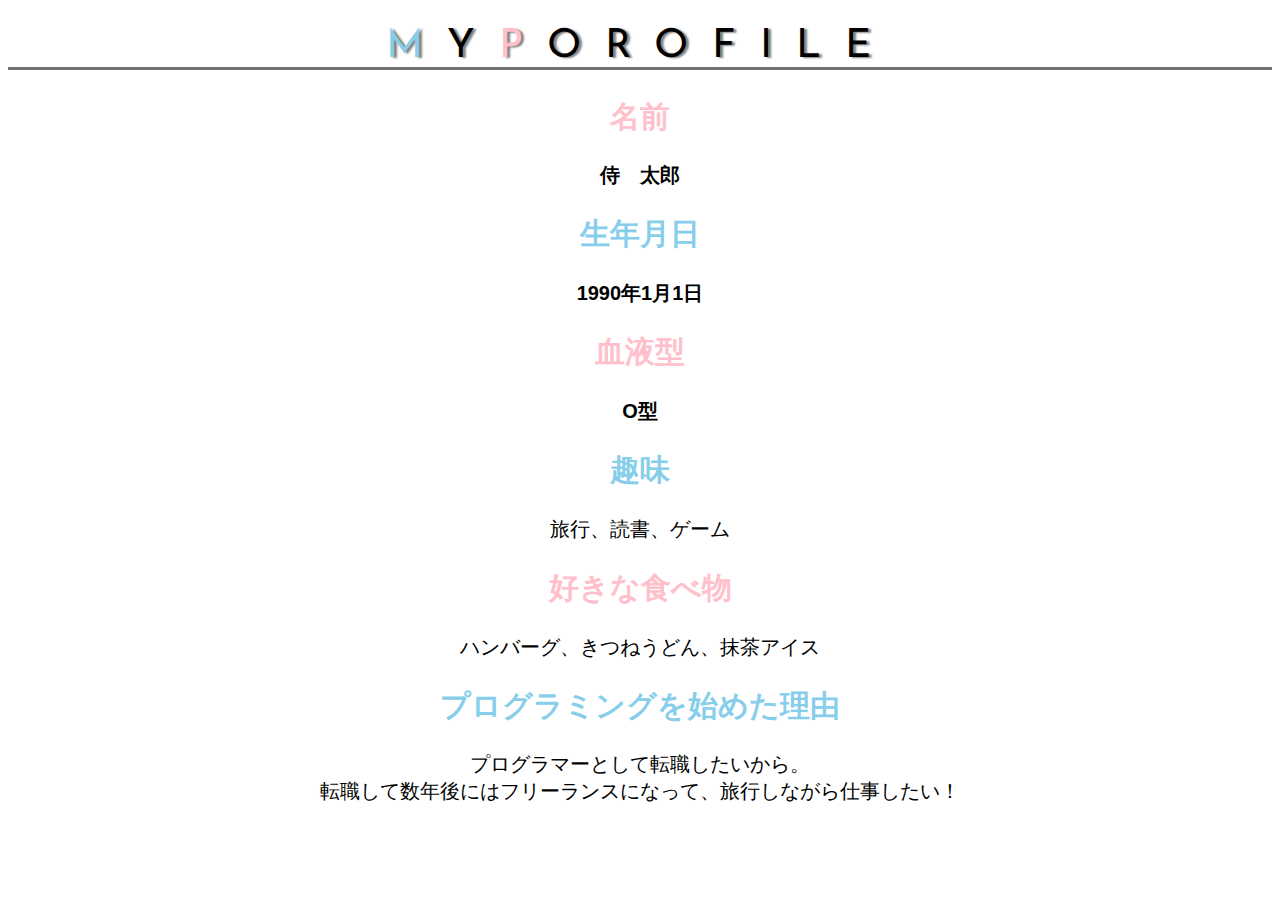
<file: kadai_014/kadai_014.html>
<!DOCTYPE html>
<html>
  <head>
    <title>14章課題</title>
    <meta name="description" content="このページは14章課題です。"> 
    <meta charset="utf-8"> 
    <!-- 以下の１行で外部のcssファイルを読み込みます -->
    <link rel="stylesheet" href="style.css">
    <link rel="preconnect" href="https://fonts.googleapis.com">
<link rel="preconnect" href="https://fonts.gstatic.com" crossorigin>
<link href="https://fonts.googleapis.com/css2?family=Josefin+Sans&display=swap" rel="stylesheet">
  </head>
  <body>
    <h1><span class="text-blue">M</span>Y<span class="text-red">P</span>OROFILE</h1>
   <div p ="basic">
    <h2 class="text-red">名前</h2>
    <p>侍　太郎</p>
    <h2 class="text-blue">生年月日</h2>
    <p>1990年1月1日</p>
    <h2 class="text-red">血液型</h2>
    <p>O型</p>
  </div>
    <h2 class="text-blue">趣味</h2>
    <p>旅行、読書、ゲーム</p>
    <h2 class="text-red">好きな食べ物</h2>
    <p>ハンバーグ、きつねうどん、抹茶アイス</p>
    <h2 class="text-blue">プログラミングを始めた理由</h2>
    <p>プログラマーとして転職したいから。<br>転職して数年後にはフリーランスになって、旅行しながら仕事したい！</p>
  </body>
</html>
</file>
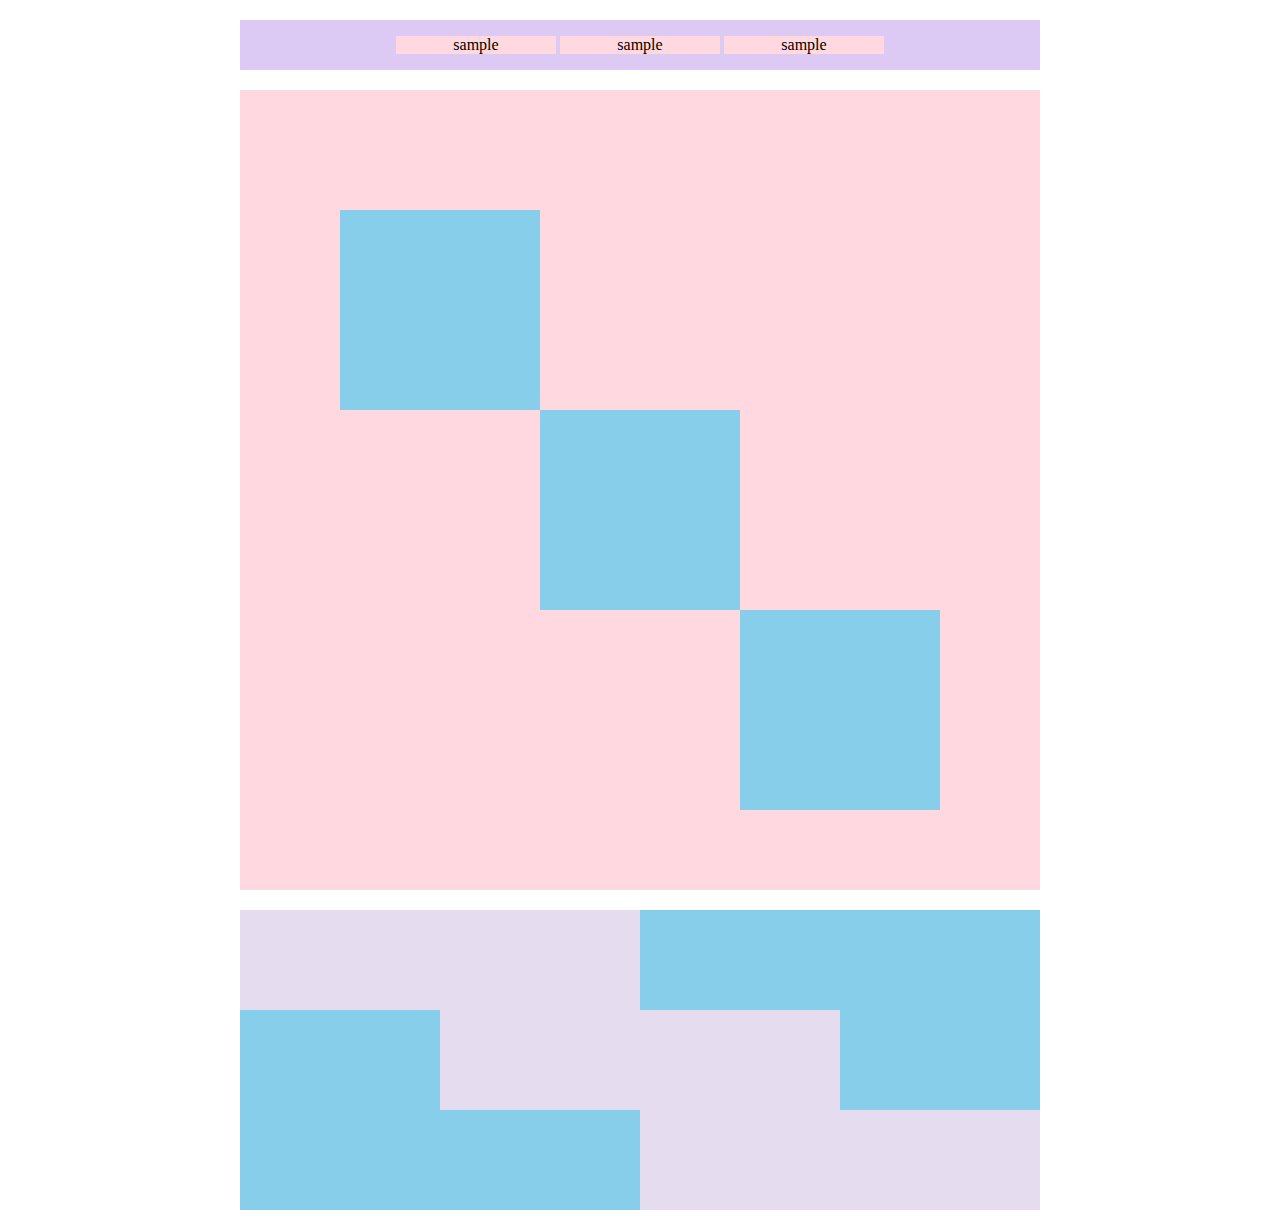
<file: kadai_018/kadai_018.html>
<!DOCTYPE html>
<html>
  <head>
    <title>18章課題</title>
    <meta name="description" content="このページは18章の課題です。">               
    <meta charset="utf-8">  
     <!-- 以下の１行で外部のcssファイルを読み込みます -->
     <link rel="stylesheet" href="style.css">                                          
  </head>

  <body>
    <div id="top">
       <p class="top-child">sample</p>
       <p class="top-child">sample</p>
       <p class="top-child">sample</p>
    </div>

     <div id="middle">
       <div id="middle-child01"></div>
       <div id="middle-child02"></div>
       <div id="middle-child03"></div>
     </div>

     <div id="bottom">
      <div id="bottom-child01"></div>
      <div id="bottom-child02"></div>
      <div id="bottom-child03"></div>
     </div>
     
  </body>

</html>
</file>
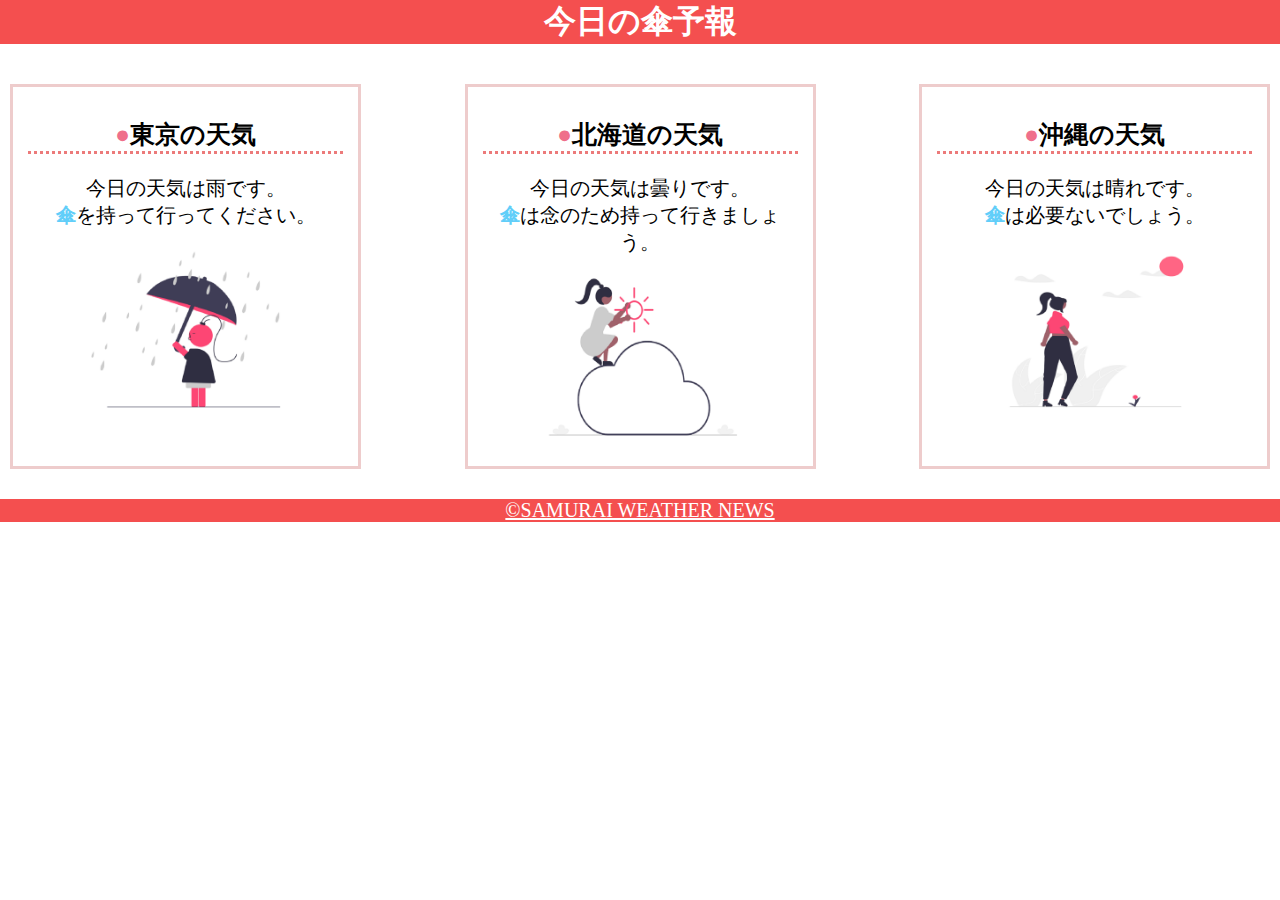
<file: kadai_022/kadai_022.html>
<!DOCTYPE html>
<html>
  <head>
    <title>22章課題</title>
    <meta name="description" content="このページは22章の課題です。">               
    <meta charset="utf-8">  
    <meta name="viewport" content="width=device-width, initial-scale=1.0">
     <!-- 以下の１行で外部のcssファイルを読み込みます -->
     <link rel="stylesheet" href="style.css"> 
  </head>
  
  

  <body>
    <header>
      <h1>今日の傘予報</h1>
    </header>
    <main>

      <div id ="parent">

        <div class="contents">
          <h2>東京の天気</h2>
          <p>今日の天気は雨です。</p>
          <p>傘を持って行ってください。</p>
          <img src="images/rainy.png">
        </div>

        <div class="contents">
          <h2>北海道の天気</h2>
          <p>今日の天気は曇りです。</p>
          <p>傘は念のため持って行きましょう。</p>
          <img src="images/cloudy.png">
        </div>

        <div class="contents">
          <h2>沖縄の天気</h2>
          <p>今日の天気は晴れです。</p>
          <p>傘は必要ないでしょう。</p>
          <img src="images/sunny.png">
        </div>

      </div>

    </main>
    <footer>
      <a href="https://www.sejuku.net/corp/">
        &copy;SAMURAI WEATHER NEWS</a>
    </footer>
  
  </body>
</html>
</file>
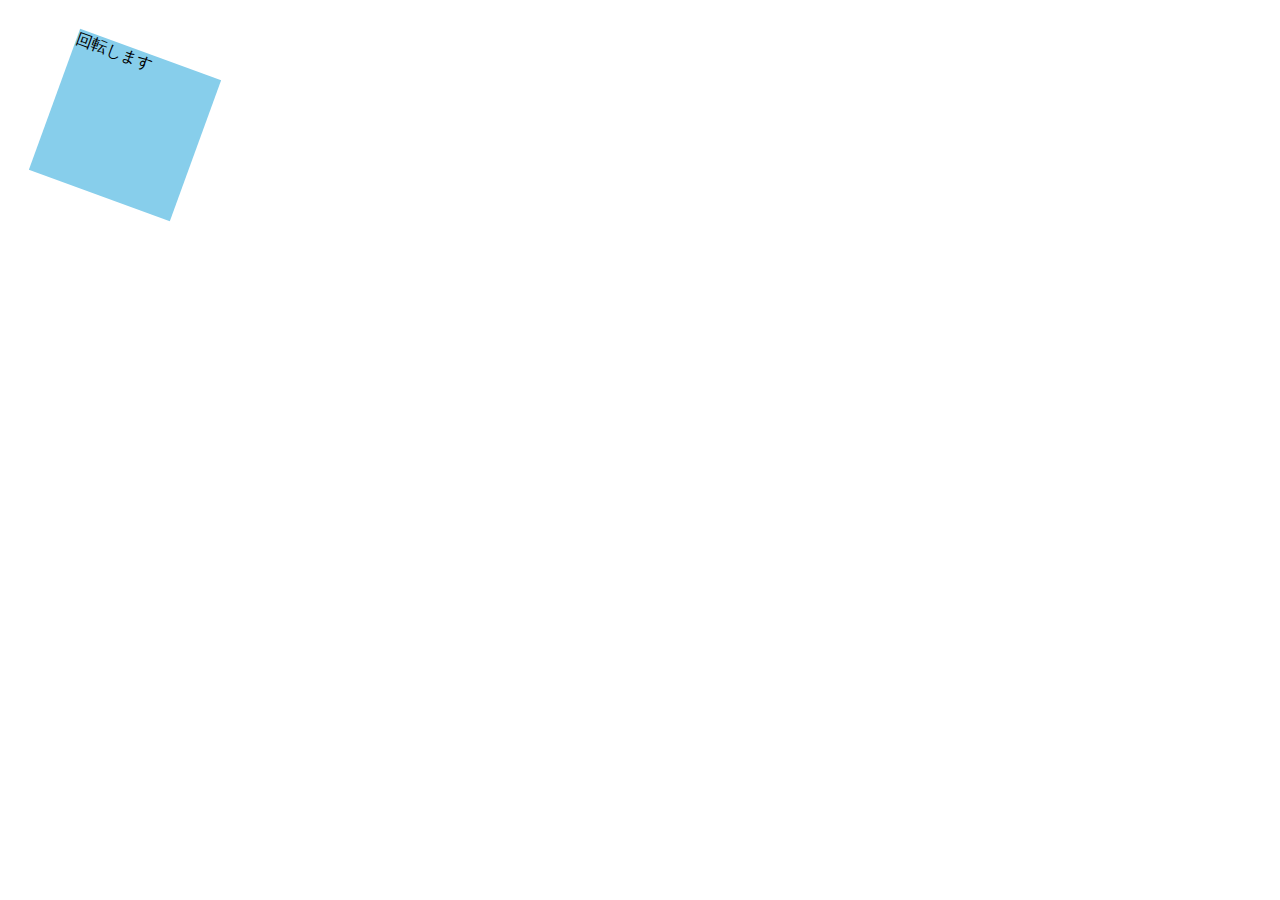
<file: kadai_mdn_css/mdn.html>
<!DOCTYPE html>
<html>
  <head>
      <style>
          div {
               position: absolute;
               left: 50px;
               top: 50px;
               width: 150px;
               height: 150px;
               background-color: skyblue;
               transform: rotate(20deg);
          }
      </style> 
  </head>

  <body>
      <div>
        回転します
      </div>
  </body>

</html>
</file>
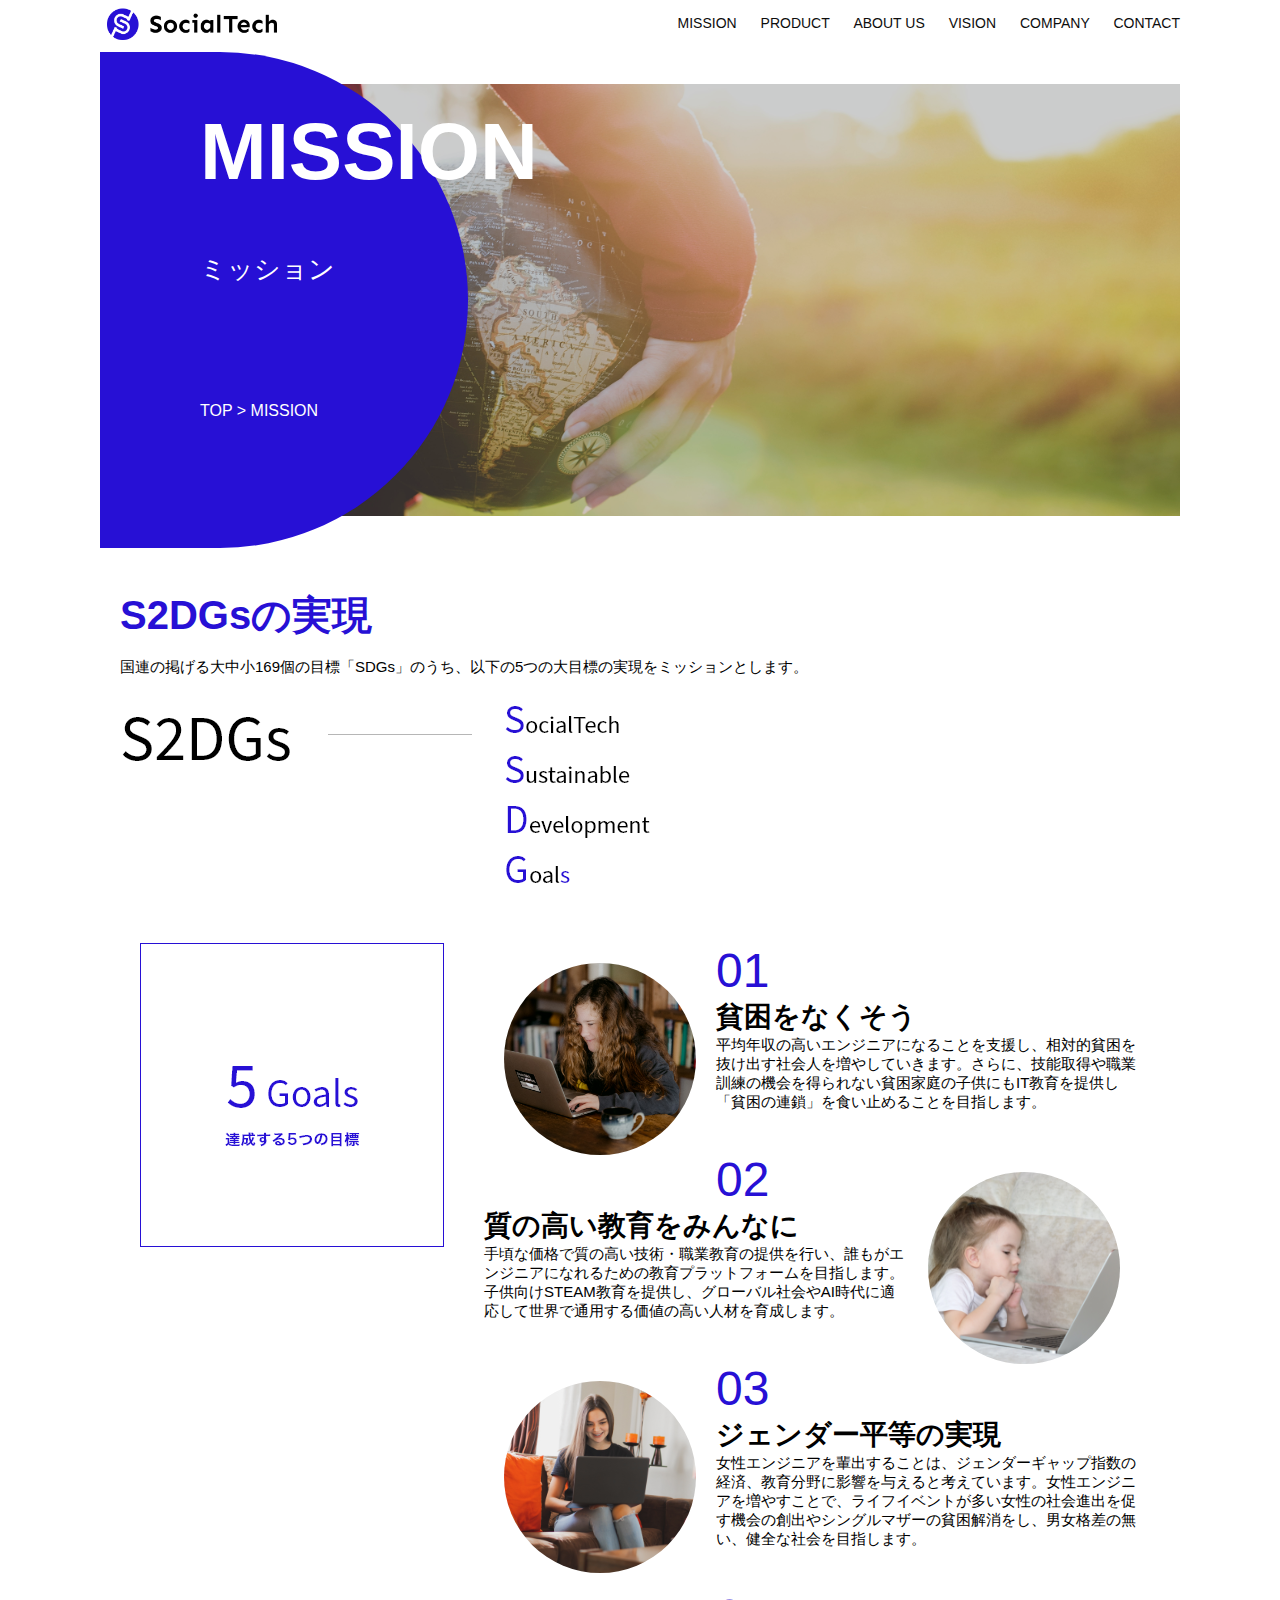
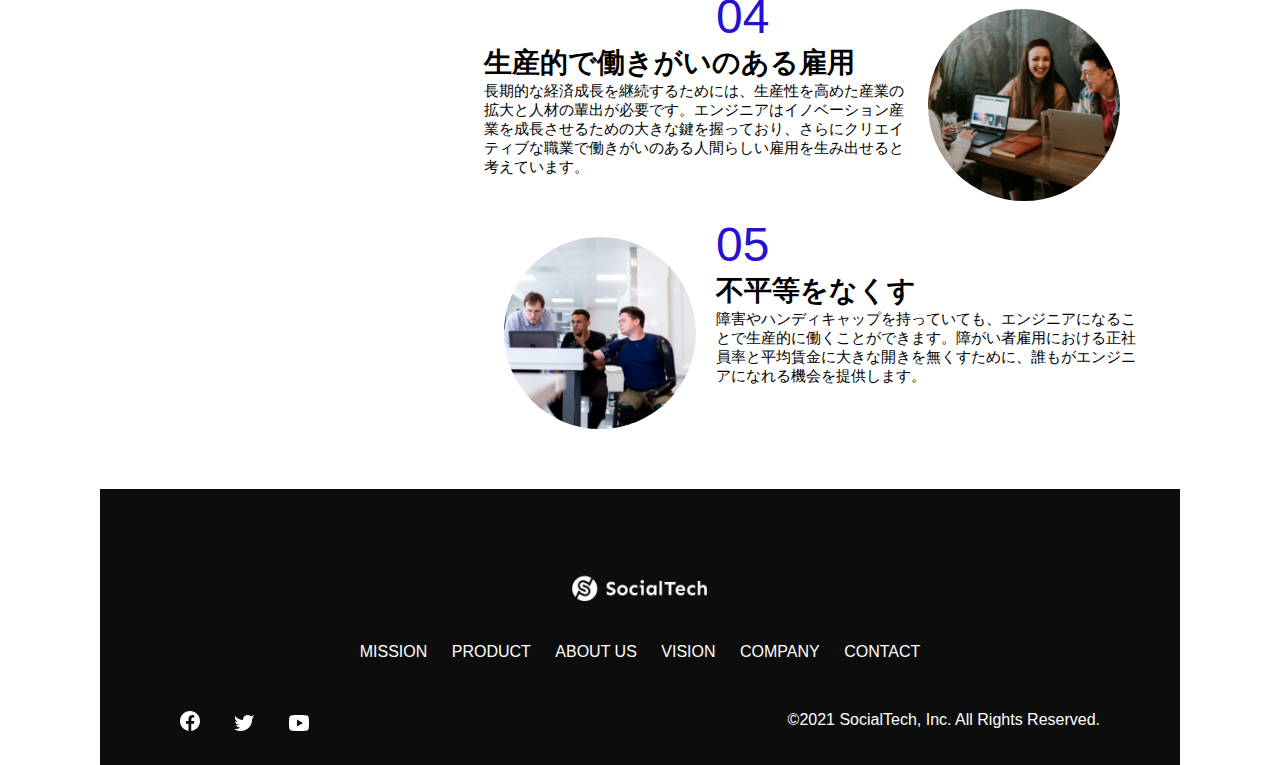
<file: kadai_tutorial_output/mission.html>
<!DOCTYPE html>
  <html>
  <head>
    <title>SocialTech - MISSION ミッション -</title>
    <meta charset="UTF-8">
    <meta name="description" content="SocialTechが目指す5つの目標（S2DGs）を紹介します">
    <meta name="viewport" content="width=device-width, initial-scale=1.0">
    <link rel="stylesheet" href="style.css">
  </head>
 
  <body>
    <!-- ヘッダー -->
    <header>
      <!-- ロゴ -->
      <a href="index.html" id="logo"><img src="images/logo.png" alt="トップページに戻る"></a>
  
      <!-- PC用ナビゲーション -->
      <nav id="nav-pc">
        <a href="mission.html">MISSION</a>
        <a href="product.html">PRODUCT</a>
        <a href="index.html#aboutus">ABOUT US</a>
        <a href="index.html#vision">VISION</a>
        <a href="index.html#company">COMPANY</a>
        <a href="index.html#contact">CONTACT</a>
      </nav>
  
      <!-- スマホ用メニューボタン -->
      <img id="menu-sp" src="images/button-menu.png" alt="ナビゲーションを開く" onclick="document.getElementById('nav-sp').style.display = 'block'">
  
      <!-- スマホ用ナビゲーション -->
      <nav id="nav-sp">
        <img id="close" src="images/button-close.png" alt="ナビゲーションを閉じる" onclick="document.getElementById('nav-sp').style.display = 'none'">
        <a id="logo-sp" href="index.html" onclick="document.getElementById('nav-sp').style.display = 'none'"><img
            src="images/logo-sp.png" alt="トップページに戻る"></a>
        <a class="menu" href="mission.html" onclick="document.getElementById('nav-sp').style.display = 'none'">MISSION</a>
        <a class="menu" href="product.html" onclick="document.getElementById('nav-sp').style.display = 'none'">PRODUCT</a>
        <a class="menu" href="index.html#aboutus" onclick="document.getElementById('nav-sp').style.display = 'none'">ABOUT
          US</a>
        <a class="menu" href="index.html#vision"
          onclick="document.getElementById('nav-sp').style.display = 'none'">VISION</a>
        <a class="menu" href="index.html#company"
          onclick="document.getElementById('nav-sp').style.display = 'none'">COMPANY</a>
        <a class="menu" href="index.html#contact"
          onclick="document.getElementById('nav-sp').style.display = 'none'">CONTACT</a>
        <div id="sns">
          <a href="https://www.facebook.com/sejuku2013"><img src="images/button-facebook.png" alt="Facebookのリンク"></a>
          <a href="https://twitter.com/samuraijuku"><img src="images/button-twitter.png" alt="Twitterのリンク"></a>
          <a href="https://www.youtube.com/channel/UCCFOQO5aDK0xXam4cUQXT8g"><img src="images/button-youtube.png" alt="YouTubeのリンク"></a>
        </div>
      </nav>
    </header>
    <main>
      <article>
        <section id="mission-main">
          <div id="mission-title">
            <h1>MISSION</h1>
            <span>ミッション</span>
            <div>TOP > MISSION</div>
          </div>
        </section>
        <section id="mission-s2dgs">
          <h2 class="mission-h2">S2DGsの実現</h2>
          <p>国連の掲げる大中小169個の目標「SDGs」のうち、以下の5つの大目標の実現をミッションとします。</p>
          <img src="images/mission/mission-s2dgs.png" alt="S2DGs">
        </section>
        <section id="mission-5goals">
          <div>
            <img id="s2dgs-image" src="images/mission/mission-5goals.png" alt="5Goals">
          </div>
          <div>
            <div>
              <img class="fivegoals-image-left" src="images/mission/mission-5goals01.png" alt="PCを操作する女の子">
              <span class="fivegoals-number">01</span>
              <h3 class="fivegoals-h3">貧困をなくそう</h3>
              <p class="fivegoals-p">
                平均年収の高いエンジニアになることを支援し、相対的貧困を抜け出す社会人を増やしていきます。さらに、技能取得や職業訓練の機会を得られない貧困家庭の子供にもIT教育を提供し「貧困の連鎖」を食い止めることを目指します。
              </p>
            </div>
    
            <div>
              <img class="fivegoals-image-right" src="images/mission/mission-5goals02.png" alt="PCを見つめる小さい女の子">
              <span class="fivegoals-number">02</span>
              <h3 class="fivegoals-h3">質の高い教育をみんなに</h3>
              <p class="fivegoals-p">
                手頃な価格で質の高い技術・職業教育の提供を行い、誰もがエンジニアになれるための教育プラットフォームを目指します。子供向けSTEAM教育を提供し、グローバル社会やAI時代に適応して世界で通用する価値の高い人材を育成します。
              </p>
            </div>
    
            <div>
              <img class="fivegoals-image-left" src="images/mission/mission-5goals03.png" alt="PCを操作する女性">
              <span class="fivegoals-number">03</span>
              <h3 class="fivegoals-h3">ジェンダー平等の実現</h3>
              <p class="fivegoals-p">
                女性エンジニアを輩出することは、ジェンダーギャップ指数の経済、教育分野に影響を与えると考えています。女性エンジニアを増やすことで、ライフイベントが多い女性の社会進出を促す機会の創出やシングルマザーの貧困解消をし、男女格差の無い、健全な社会を目指します。
              </p>
            </div>
    
            <div>
              <img class="fivegoals-image-right" src="images/mission/mission-5goals04.png" alt="笑顔で話し合う3人の男女">
              <span class="fivegoals-number">04</span>
              <h3 class="fivegoals-h3">生産的で働きがいのある雇用</h3>
              <p class="fivegoals-p">
                長期的な経済成長を継続するためには、生産性を高めた産業の拡大と人材の輩出が必要です。エンジニアはイノベーション産業を成長させるための大きな鍵を握っており、さらにクリエイティブな職業で働きがいのある人間らしい雇用を生み出せると考えています。
              </p>
            </div>
    
            <div>
              <img class="fivegoals-image-left" src="images/mission/mission-5goals05.png" alt="障害を持つ男性が生き生きと働く様子">
              <span class="fivegoals-number">05</span>
              <h3 class="fivegoals-h3">不平等をなくす</h3>
              <p class="fivegoals-p">
                障害やハンディキャップを持っていても、エンジニアになることで生産的に働くことができます。障がい者雇用における正社員率と平均賃金に大きな開きを無くすために、誰もがエンジニアになれる機会を提供します。
              </p>
            </div>
          </div>
        </section>
      </article>
      <footer>
        <div id="footer-logo">
          <img src="images/logo-sp.png" alt="SocialTech">
        </div>
        <div id="footer-link">
          <a href="mission.html">MISSION</a>
          <a href="product.html">PRODUCT</a>
          <a href="index.html#aboutus">ABOUT US</a>
          <a href="index.html#vision">VISION</a>
          <a href="index.html#company">COMPANY</a>
          <a href="index.html#contact">CONTACT</a>
        </div>
        <div id="sns-footer">
          <a href="https://www.facebook.com/sejuku2013"><img src="images/button-facebook.png" alt="Facebookのリンク"></a>
          <a href="https://twitter.com/samuraijuku"><img src="images/button-twitter.png" alt="Twitterのリンク"></a>
          <a href="https://www.youtube.com/channel/UCCFOQO5aDK0xXam4cUQXT8g"><img src="images/button-youtube.png" alt="YouTubeのリンク"></a>
          <span id="copyright">&copy;2021 SocialTech, Inc. All Rights Reserved. </span>
        </div>
      </footer>
    </main>
  </body>
 
  </html>
</file>
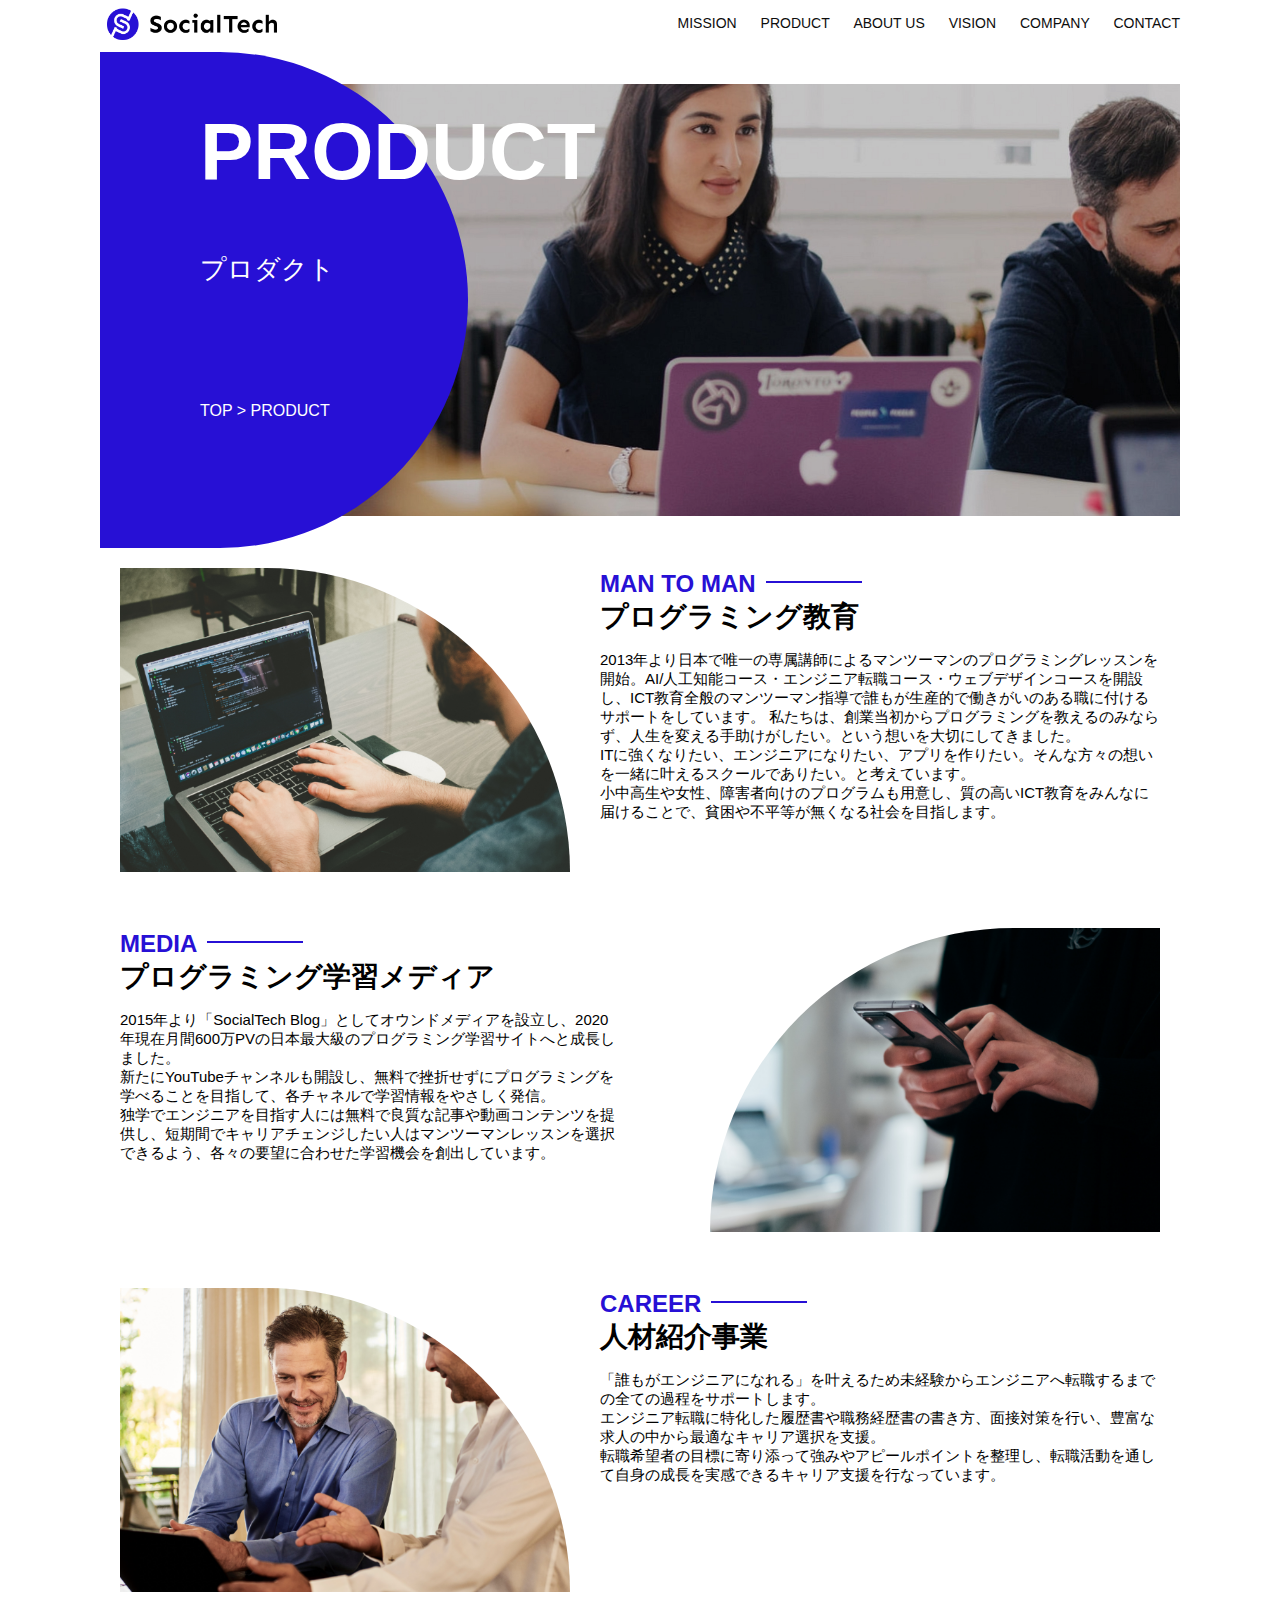
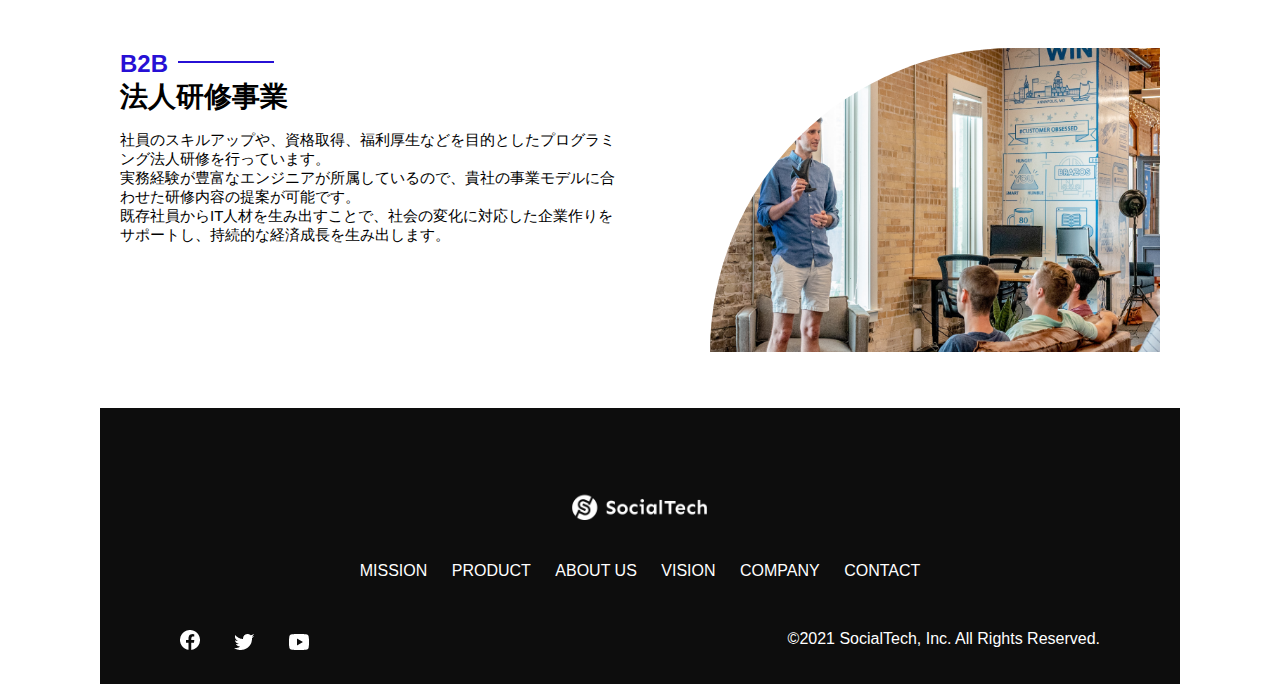
<file: kadai_tutorial_output/product.html>
<!DOCTYPE html>
  <html>
  <head>
    <title>SocialTech -PRODUCT プロダクト-</title>
    <meta charset="UTF-8">
    <meta name="description" content="SocialTechの4つのプロダクトを紹介します">
    <meta name="viewport" content="width=device-width, initial-scale=1.0">
    <link rel="stylesheet" href="style.css">
  </head>
  
  <body>
    <!-- ヘッダー -->
    <header>
      <!-- ロゴ -->
      <a href="index.html" id="logo"><img src="images/logo.png" alt="トップページに戻る"></a>
  
      <!-- PC用ナビゲーション -->
      <nav id="nav-pc">
        <a href="mission.html">MISSION</a>
        <a href="product.html">PRODUCT</a>
        <a href="index.html#aboutus">ABOUT US</a>
        <a href="index.html#vision">VISION</a>
        <a href="index.html#company">COMPANY</a>
        <a href="index.html#contact">CONTACT</a>
      </nav>
  
      <!-- スマホ用メニューボタン -->
      <img id="menu-sp" src="images/button-menu.png" alt="ナビゲーションを開く" onclick="document.getElementById('nav-sp').style.display = 'block'">
  
      <!-- スマホ用ナビゲーション -->
      <nav id="nav-sp">
        <img id="close" src="images/button-close.png" alt="ナビゲーションを閉じる" onclick="document.getElementById('nav-sp').style.display = 'none'">
        <a id="logo-sp" href="index.html" onclick="document.getElementById('nav-sp').style.display = 'none'"><img
            src="images/logo-sp.png" alt="トップページに戻る"></a>
        <a class="menu" href="mission.html" onclick="document.getElementById('nav-sp').style.display = 'none'">MISSION</a>
        <a class="menu" href="product.html" onclick="document.getElementById('nav-sp').style.display = 'none'">PRODUCT</a>
        <a class="menu" href="index.html#aboutus" onclick="document.getElementById('nav-sp').style.display = 'none'">ABOUT
          US</a>
        <a class="menu" href="index.html#vision"
          onclick="document.getElementById('nav-sp').style.display = 'none'">VISION</a>
        <a class="menu" href="index.html#company"
          onclick="document.getElementById('nav-sp').style.display = 'none'">COMPANY</a>
        <a class="menu" href="index.html#contact"
          onclick="document.getElementById('nav-sp').style.display = 'none'">CONTACT</a>
        <div id="sns">
          <a href="https://www.facebook.com/sejuku2013"><img src="images/button-facebook.png" alt="Facebookのリンク"></a>
          <a href="https://twitter.com/samuraijuku"><img src="images/button-twitter.png" alt="Twitterのリンク"></a>
          <a href="https://www.youtube.com/channel/UCCFOQO5aDK0xXam4cUQXT8g"><img src="images/button-youtube.png" alt="YouTubeのリンク"></a>
        </div>
      </nav>
    </header>
    <main>
      <article>
        <section id="product-main">
          <div id="product-title">
            <h1>PRODUCT</h1>
            <span>プロダクト</span>
            <div>TOP > PRODUCT</div>
          </div>
        </section>
        <section class="product-section1">
          <img src="images/product/product-mantoman.png" alt="PCでコードを書く男性">
          <div>
            <h2 class="product-h2">MAN TO MAN</h2>
            <h3 class="product-h3">プログラミング教育</h3>
            <p>
              2013年より日本で唯一の専属講師によるマンツーマンのプログラミングレッスンを開始。AI/人工知能コース・エンジニア転職コース・ウェブデザインコースを開設し、ICT教育全般のマンツーマン指導で誰もが生産的で働きがいのある職に付けるサポートをしています。
              私たちは、創業当初からプログラミングを教えるのみならず、人生を変える手助けがしたい。という想いを大切にしてきました。<br>ITに強くなりたい、エンジニアになりたい、アプリを作りたい。そんな方々の想いを一緒に叶えるスクールでありたい。と考えています。<br>小中高生や女性、障害者向けのプログラムも用意し、質の高いICT教育をみんなに届けることで、貧困や不平等が無くなる社会を目指します。
            </p>
          </div>
        </section>
        <section class="product-section2">
          <div>
            <h2 class="product-h2">MEDIA</h2>
            <h3 class="product-h3">プログラミング学習メディア</h3>
            <p>2015年より「SocialTech
              Blog」としてオウンドメディアを設立し、2020年現在月間600万PVの日本最大級のプログラミング学習サイトへと成長しました。<br>新たにYouTubeチャンネルも開設し、無料で挫折せずにプログラミングを学べることを目指して、各チャネルで学習情報をやさしく発信。<br>独学でエンジニアを目指す人には無料で良質な記事や動画コンテンツを提供し、短期間でキャリアチェンジしたい人はマンツーマンレッスンを選択できるよう、各々の要望に合わせた学習機会を創出しています。
            </p>
          </div>
          <img src="images/product/product-media.png" alt="スマートフォンを操作する人">
        </section>
        <section class="product-section1">
          <img src="images/product/product-career.png" alt="笑顔で話し合う2人の男性">
          <div>
            <h2 class="product-h2">CAREER</h2>
            <h3 class="product-h3">人材紹介事業</h3>
            <p>
              「誰もがエンジニアになれる」を叶えるため未経験からエンジニアへ転職するまでの全ての過程をサポートします。<br>エンジニア転職に特化した履歴書や職務経歴書の書き方、面接対策を行い、豊富な求人の中から最適なキャリア選択を支援。<br>転職希望者の目標に寄り添って強みやアピールポイントを整理し、転職活動を通して自身の成長を実感できるキャリア支援を行なっています。<br>
            </p>
          </div>
        </section>
        <section class="product-section2">
          <div>
            <h2 class="product-h2">B2B</h2>
            <h3 class="product-h3">法人研修事業</h3>
            <p>
              社員のスキルアップや、資格取得、福利厚生などを目的としたプログラミング法人研修を行っています。<br>実務経験が豊富なエンジニアが所属しているので、貴社の事業モデルに合わせた研修内容の提案が可能です。<br>既存社員からIT人材を生み出すことで、社会の変化に対応した企業作りをサポートし、持続的な経済成長を生み出します。
            </p>
          </div>
          <img src="images/product/product-b2b.png" alt="講演中の男性とそれを聴く人々">
        </section>
      </article>
      <footer>
        <div id="footer-logo">
          <img src="images/logo-sp.png" alt="SocialTech">
        </div>
        <div id="footer-link">
          <a href="mission.html">MISSION</a>
          <a href="product.html">PRODUCT</a>
          <a href="index.html#aboutus">ABOUT US</a>
          <a href="index.html#vision">VISION</a>
          <a href="index.html#company">COMPANY</a>
          <a href="index.html#contact">CONTACT</a>
        </div>
        <div id="sns-footer">
          <a href="https://www.facebook.com/sejuku2013"><img src="images/button-facebook.png" alt="Facebookのリンク"></a>
          <a href="https://twitter.com/samuraijuku"><img src="images/button-twitter.png" alt="Twitterのリンク"></a>
          <a href="https://www.youtube.com/channel/UCCFOQO5aDK0xXam4cUQXT8g"><img src="images/button-youtube.png" alt="YouTubeのリンク"></a>
          <span id="copyright">&copy;2021 SocialTech, Inc. All Rights Reserved. </span>
        </div>
      </footer>
    </main>
  </body>
  
  </html>
</file>
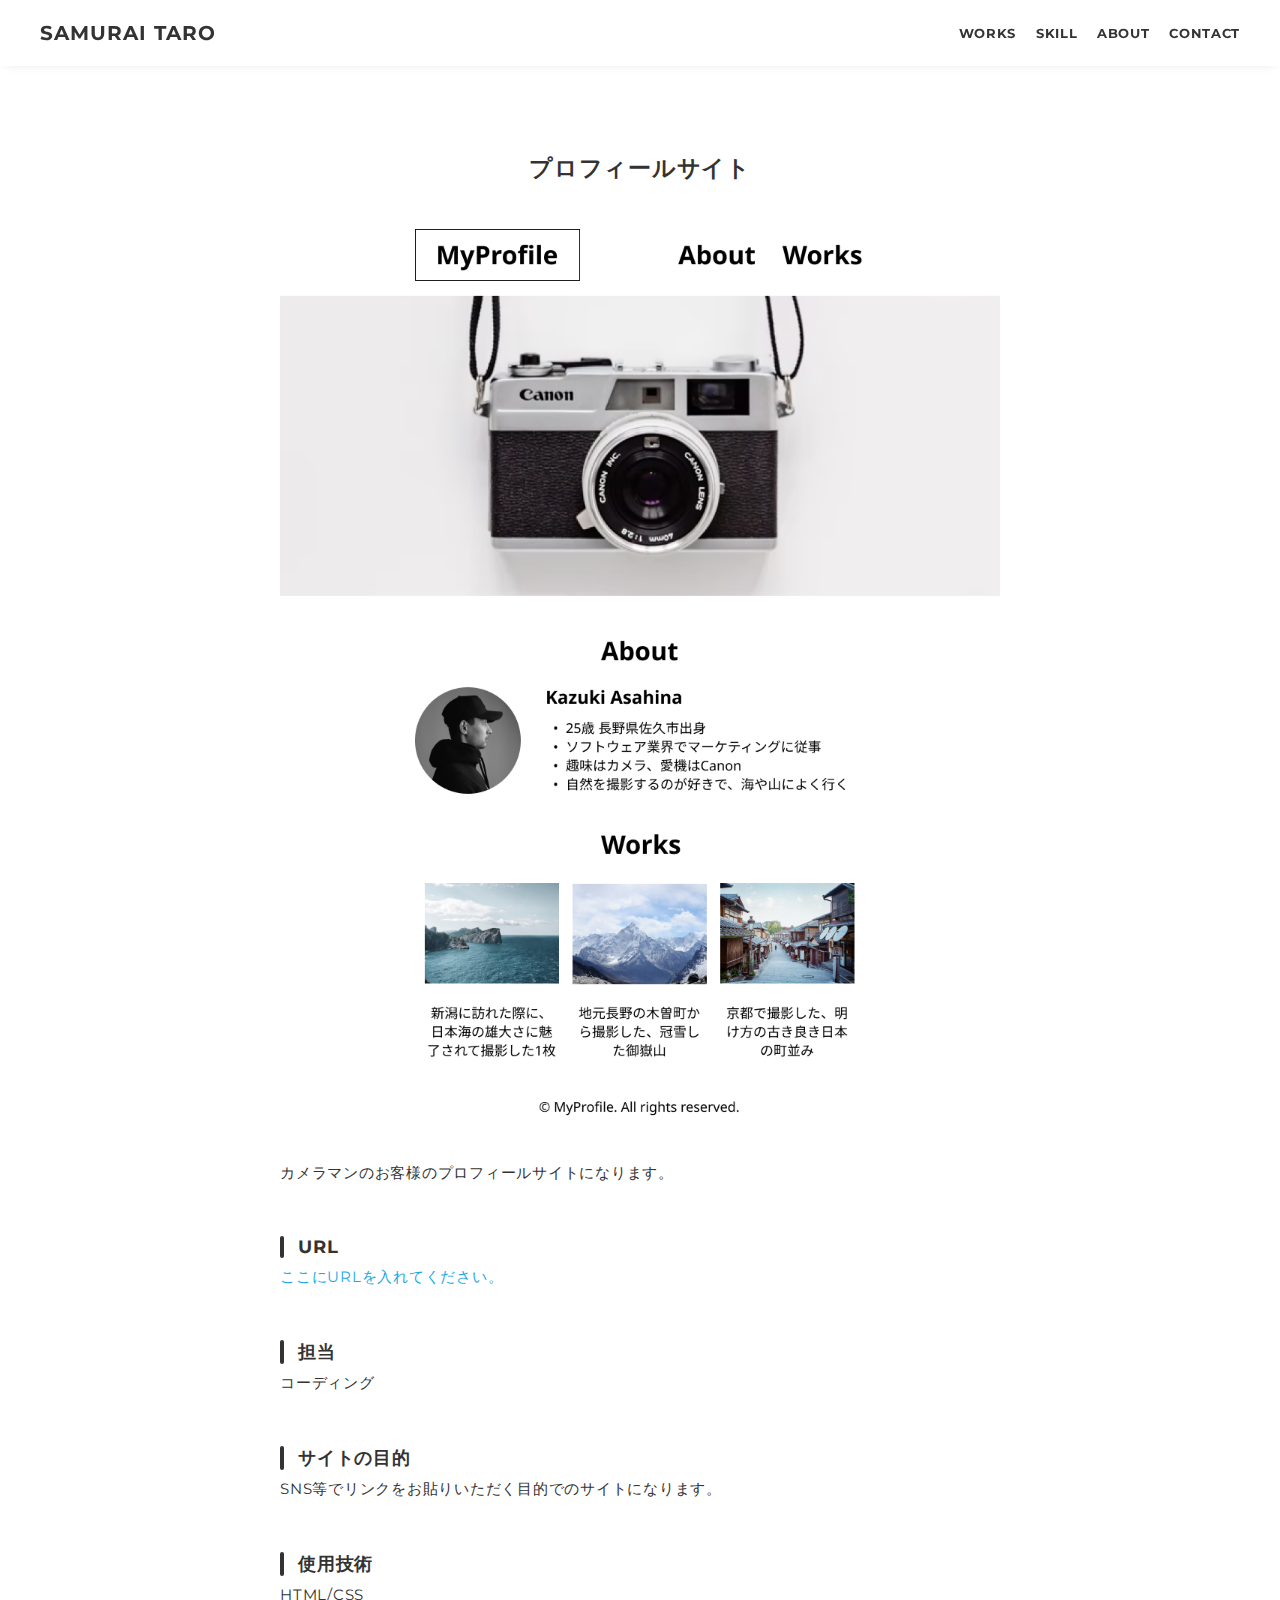
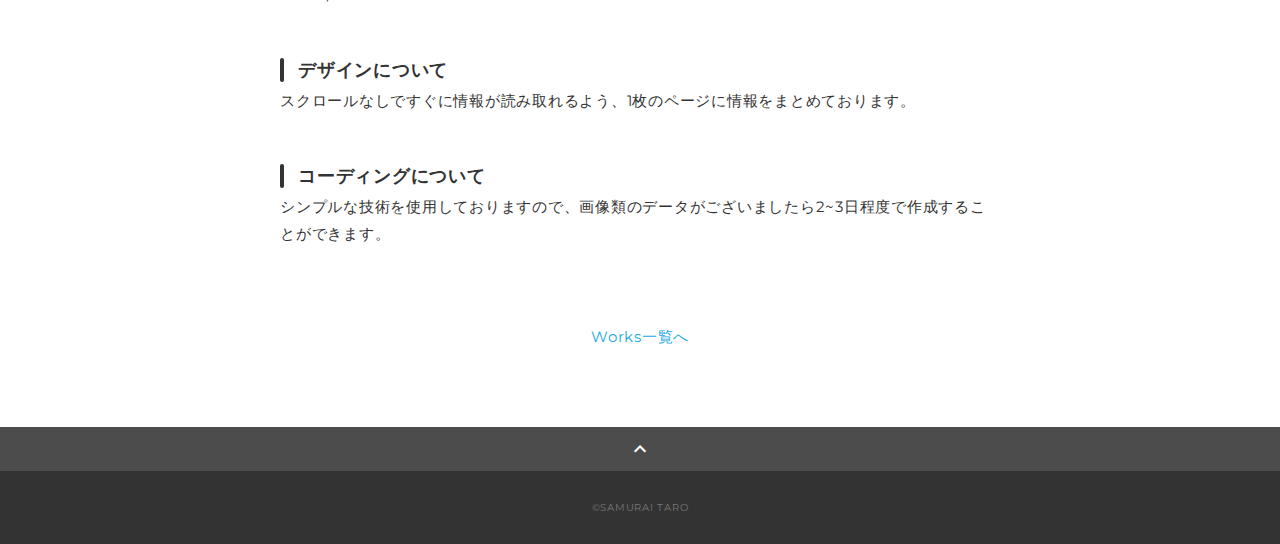
<file: portfolio/works-2.html>
<!DOCTYPE html>
<html>
<head>
  <meta charset="utf-8">
  <meta name="viewport" content="width=device-width, initial-scale=1.0, maximum-scale=1.0, minimum-scale=1.0">
  <title>SAMURAI ポートフォリオ</title>
  <link rel="preconnect" href="https://fonts.gstatic.com">
  <link href="https://fonts.googleapis.com/css2?family=Montserrat:wght@400;700&display=swap" rel="stylesheet">
  <link href="https://fonts.googleapis.com/css?family=Material+Icons+Outlined" rel="stylesheet">
  <link href="css/ress.css" media="all" rel="stylesheet" type="text/css" />
  <link href="css/style.css" media="all" rel="stylesheet" type="text/css" />
</head>

<body>
  <div class="wrapper">

    <!-- header -->
    <header class="header ">
      <div class="container">
        <h1 class="header-logo">
          <a href="index.html">SAMURAI TARO</a>
        </h1>
        <nav class="gnav">
          <ul class="gnav-list">
            <li class="gnav-item"><a href="index.html#works">WORKS</a></li>
            <li class="gnav-item"><a href="index.html#skill">SKILL</a></li>
            <li class="gnav-item"><a href="index.html#about">ABOUT</a></li>
            <li class="gnav-item"><a href="index.html#contact">CONTACT</a></li>
          </ul>
        </nav>
      </div>
    </header>
    <!-- /header -->

    <main class="content">

      <article class="article">
        <div class="article-container">
          <h2 class="article-title">プロフィールサイト</h2>
          <div class="article-body">
            <p>
              <img src="img/works-detail/works-2_pc.png" alt="">
            </p>
            <p>
              カメラマンのお客様のプロフィールサイトになります。
            </p>
            <h3>URL</h3>
            <p><a href="" target="_blank" rel="noopener">ここにURLを入れてください。</a></p>
            <h3>担当</h3>
            <p>コーディング</p>
            <h3>サイトの目的</h3>
            <p>SNS等でリンクをお貼りいただく目的でのサイトになります。</p>
            <h3>使用技術</h3>
            <p>HTML/CSS</p>
            <h3>デザインについて</h3>
            <p>
              スクロールなしですぐに情報が読み取れるよう、1枚のページに情報をまとめております。
            </p>
            <h3>コーディングについて</h3>
            <p>
              シンプルな技術を使用しておりますので、画像類のデータがございましたら2~3日程度で作成することができます。
            </p>
          </div>
          <div class="home-link">
            <a href="index.html#works">Works一覧へ</a>
          </div>
        </div>
      </article>

      <div class="page-top" id="js-page-top">
        <span class="material-icons-outlined">expand_less</span>
      </div>
    </main>

    <!-- footer -->
    <footer class="footer">
      <div class="copyright">&copy;SAMURAI TARO</div>
    </footer>
    <!-- /footer -->

  </div>
  <script src="https://ajax.googleapis.com/ajax/libs/jquery/3.6.0/jquery.min.js"></script>
  <script type='text/javascript' src="js/script.js"></script>
</body>
</html>
</file>
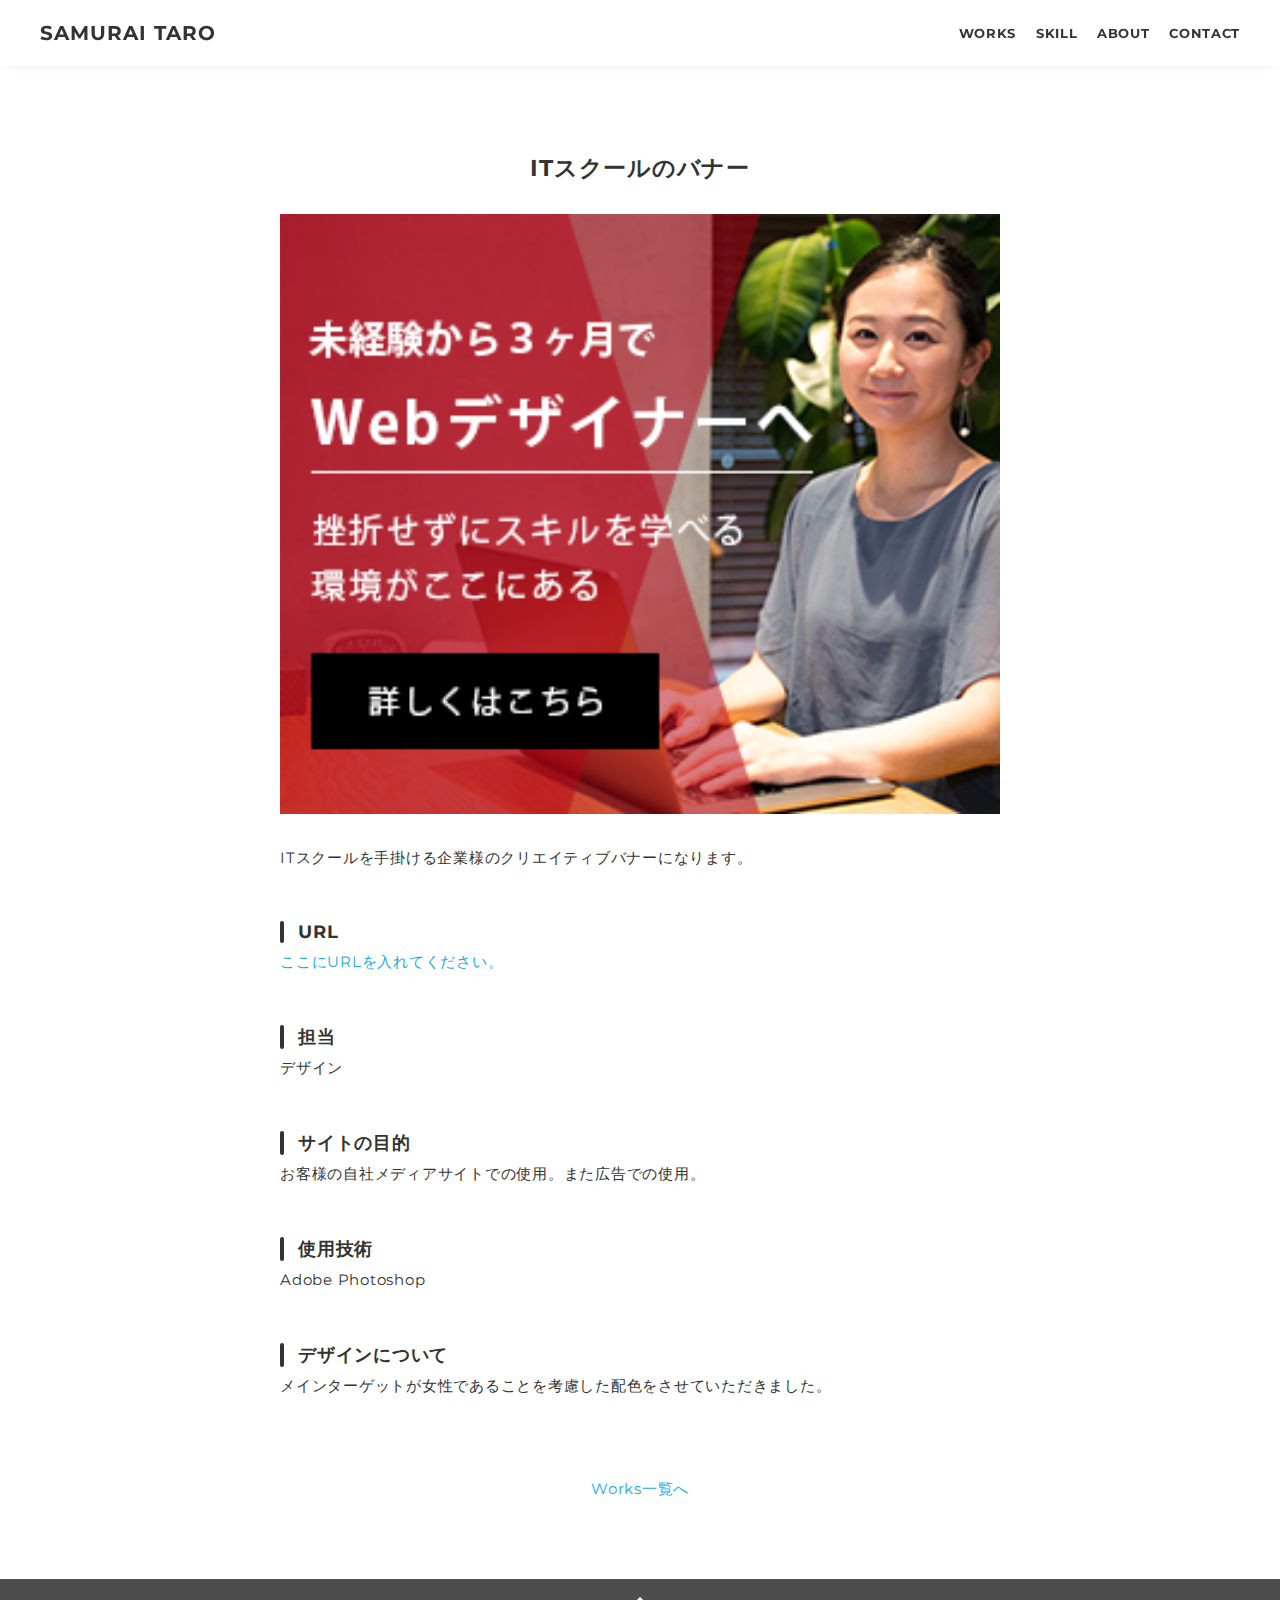
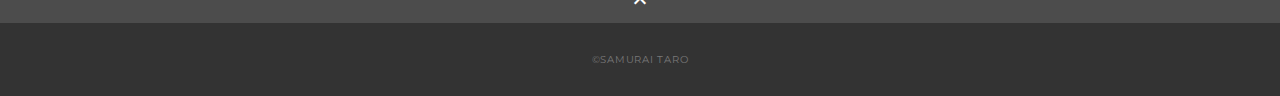
<file: portfolio/works-4.html>
<!DOCTYPE html>
<html>
<head>
  <meta charset="utf-8">
  <meta name="viewport" content="width=device-width, initial-scale=1.0, maximum-scale=1.0, minimum-scale=1.0">
  <title>SAMURAI ポートフォリオ</title>
  <link rel="preconnect" href="https://fonts.gstatic.com">
  <link href="https://fonts.googleapis.com/css2?family=Montserrat:wght@400;700&display=swap" rel="stylesheet">
  <link href="https://fonts.googleapis.com/css?family=Material+Icons+Outlined" rel="stylesheet">
  <link href="css/ress.css" media="all" rel="stylesheet" type="text/css" />
  <link href="css/style.css" media="all" rel="stylesheet" type="text/css" />
</head>

<body>
  <div class="wrapper">

    <!-- header -->
    <header class="header ">
      <div class="container">
        <h1 class="header-logo">
          <a href="index.html">SAMURAI TARO</a>
        </h1>
        <nav class="gnav">
          <ul class="gnav-list">
            <li class="gnav-item"><a href="index.html#works">WORKS</a></li>
            <li class="gnav-item"><a href="index.html#skill">SKILL</a></li>
            <li class="gnav-item"><a href="index.html#about">ABOUT</a></li>
            <li class="gnav-item"><a href="index.html#contact">CONTACT</a></li>
          </ul>
        </nav>
      </div>
    </header>
    <!-- /header -->

    <main class="content">

      <article class="article">
        <div class="article-container">
          <h2 class="article-title">ITスクールのバナー</h2>
          <div class="article-body">
            <p style="text-align: center;">
              <img src="img/works-detail/works-4.png" alt="">
            </p>
            <p>
              ITスクールを手掛ける企業様のクリエイティブバナーになります。
            </p>
            <h3>URL</h3>
            <p><a href="" target="_blank" rel="noopener">ここにURLを入れてください。</a></p>
            <h3>担当</h3>
            <p>デザイン</p>
            <h3>サイトの目的</h3>
            <p>お客様の自社メディアサイトでの使用。また広告での使用。</p>
            <h3>使用技術</h3>
            <p>Adobe Photoshop</p>
            <h3>デザインについて</h3>
            <p>
              メインターゲットが女性であることを考慮した配色をさせていただきました。
            </p>
          </div>
          <div class="home-link">
            <a href="index.html#works">Works一覧へ</a>
          </div>
        </div>
      </article>

      <div class="page-top" id="js-page-top">
        <span class="material-icons-outlined">expand_less</span>
      </div>
    </main>

    <!-- footer -->
    <footer class="footer">
      <div class="copyright">&copy;SAMURAI TARO</div>
    </footer>
    <!-- /footer -->

  </div>
  <script src="https://ajax.googleapis.com/ajax/libs/jquery/3.6.0/jquery.min.js"></script>
  <script type='text/javascript' src="js/script.js"></script>
</body>
</html>
</file>
<file: html-css-kadai_013/style.css>
/* PC、スマホ共通スタイル */
body {
  font-family: "Source Sans Pro", "Hiragino Kaku Gothic ProN", Meiryo, Arial,
    sans-serif;
}

p {
  font-size: 15px;
}

#main-visual>img {
  width: 100%;
}

/*================
PC用のスタイル 
=================*/
@media screen and (min-width: 768px) {
  /* 横幅設定 */
  body {
    max-width: 1080px;
    min-width: 960px;
    margin: 0 auto 0 auto;
  
  }
  #menu-sp {
    display: none;
  }
  #nav-sp {
    display: none ;
  }
  /* ヘッダー */
  header {
    display: flex;
    justify-content: space-between;
  }

  /* ナビゲーションのレイアウト */
  #nav-pc {
    text-align: right;
    font-size: 14px;
    padding-top: 15px;
  }

  /* ナビゲーションのリンクの装飾設定 */
  #nav-pc>a {
    text-decoration: none;
    margin-left: 20px;
  }

  #nav-pc>a:link {
    color: #0d0d0d;
  }

  #nav-pc>a:visited {
    color: #0d0d0d;
  }

  #nav-pc>a:hover {
    color: #0d0d0d;
    text-decoration: underline;
  }

  #nav-pc>a:active {
    color: #0d0d0d;
  }
}

@media screen and (max-width: 767px) {
  body {
    min-width: 375px;
    margin: 0;
  }
  /* PCのナビゲーションを非表示に */
  #nav-pc {
    display: none;
  }
  /* ハンバーガーメニュー */
  #menu-sp {
   float: right;
   padding: 0;
  }
  /* スマホ用ナビゲーション */
 #nav-sp {
  background-color: #ce933e;
  position: absolute;
  left: 0;
  top: 0;
  height: 100%;
  width: 100%;
  display: none;
  z-index: 100;
 }
  /* xボタン */
 #close {
  position: absolute;
  top: 20px;
  right: 20px;
 }
 /* ナビゲーションメニュー用ロゴ	 */
 #logo-sp {
   margin: 80px 0 30px 20px;
 }
#nav-sp > a {
  display: block;
}
#nav-sp > a:link {
  color: #ffffff;
}
#nav-sp > a:visited {
  color: #ffffff;
}
#nav-sp > a:hover {
  color: #ffffff;
  text-decoration: underline;
}
#nav-sp > a:active {
  color: #ffffff;
}
#nav-sp > .menu {
  text-decoration: none;
  display: block;
  margin: 0 20px 0 20px;
  height: 44px;
  font-size: 16px;
  background-repeat: no-repeat;
  background-position: right top;
}
}
</file>
<file: portfolio/css/ress.css>
/*!
 * ress.css • v3.0.1
 * MIT License
 * github.com/filipelinhares/ress
 */

/* # =================================================================
   # Global selectors
   # ================================================================= */

html {
  box-sizing: border-box;
  word-break: normal;
  -moz-tab-size: 4;
  tab-size: 4;

  -webkit-text-size-adjust: 100%; /* Prevent adjustments of font size after orientation changes in iOS */
}

*,
::before,
::after {
  box-sizing: inherit;
  background-repeat: no-repeat; /* Set `background-repeat: no-repeat` to all elements and pseudo elements */
}

::before,
::after {
  vertical-align: inherit;
  text-decoration: inherit; /* Inherit text-decoration and vertical align to ::before and ::after pseudo elements */
}

* {
  margin: 0;
  padding: 0; /* Reset `padding` and `margin` of all elements */
}

/* # =================================================================
   # General elements
   # ================================================================= */

hr {
  overflow: visible; /* Show the overflow in Edge and IE */
  height: 0; /* Add the correct box sizing in Firefox */
}

details,
main {
  display: block; /* Render the `main` element consistently in IE. */
}

summary {
  display: list-item; /* Add the correct display in all browsers */
}

small {
  font-size: 80%; /* Set font-size to 80% in `small` elements */
}

[hidden] {
  display: none; /* Add the correct display in IE */
}

abbr[title] {
  /* Add the correct text decoration in Chrome, Edge, IE, Opera, and Safari */
  text-decoration: underline;
  text-decoration: underline dotted;
  border-bottom: none; /* Remove the bottom border in Chrome 57 */
}

a {
  background-color: transparent; /* Remove the gray background on active links in IE 10 */
}

a:active,
a:hover {
  outline-width: 0; /* Remove the outline when hovering in all browsers */
}

code,
kbd,
pre,
samp {
  font-family: monospace, monospace; /* Specify the font family of code elements */
}

pre {
  font-size: 1em; /* Correct the odd `em` font sizing in all browsers */
}

b,
strong {
  font-weight: bolder; /* Add the correct font weight in Chrome, Edge, and Safari */
}

/* https://gist.github.com/unruthless/413930 */
sub,
sup {
  position: relative;
  font-size: 75%;
  line-height: 0;
  vertical-align: baseline;
}

sub {
  bottom: -.25em;
}

sup {
  top: -.5em;
}

/* # =================================================================
   # Forms
   # ================================================================= */

input {
  border-radius: 0;
}

/* Replace pointer cursor in disabled elements */
[disabled] {
  cursor: default;
}

[type="number"]::-webkit-container-spin-button,
[type="number"]::-webkit-outer-spin-button {
  height: auto; /* Correct the cursor style of increment and decrement buttons in Chrome */
}

[type="search"] {
  outline-offset: -2px; /* Correct the outline style in Safari */

  -webkit-appearance: textfield; /* Correct the odd appearance in Chrome and Safari */
}

[type="search"]::-webkit-search-decoration {
  -webkit-appearance: none; /* Remove the container padding in Chrome and Safari on macOS */
}

textarea {
  overflow: auto; /* Internet Explorer 11+ */
  resize: vertical; /* Specify textarea resizability */
}

button,
input,
optgroup,
select,
textarea {
  font: inherit; /* Specify font inheritance of form elements */
}

optgroup {
  font-weight: bold; /* Restore the font weight unset by the previous rule */
}

button {
  overflow: visible; /* Address `overflow` set to `hidden` in IE 8/9/10/11 */
}

button,
select {
  text-transform: none; /* Firefox 40+, Internet Explorer 11- */
}

/* Apply cursor pointer to button elements */
button,
[type="button"],
[type="reset"],
[type="submit"],
[role="button"] {
  cursor: pointer;
  color: inherit;
}

/* Remove container padding and border in Firefox 4+ */
button::-moz-focus-container,
[type="button"]::-moz-focus-container,
[type="reset"]::-moz-focus-container,
[type="submit"]::-moz-focus-container {
  padding: 0;
  border-style: none;
}

/* Replace focus style removed in the border reset above */
button:-moz-focusring,
[type="button"]::-moz-focus-container,
[type="reset"]::-moz-focus-container,
[type="submit"]::-moz-focus-container {
  outline: 1px dotted ButtonText;
}

button,
html [type="button"],
/* Prevent a WebKit bug where (2) destroys native `audio` and `video`controls in Android 4 */
[type="reset"],
[type="submit"] {
  -webkit-appearance: button; /* Correct the inability to style clickable types in iOS */
}

/* Remove the default button styling in all browsers */
button,
input,
select,
textarea {
  border-style: none;
  background-color: transparent;
}

/* Style select like a standard input */
select {
  -webkit-appearance: none; /* Chrome 41+ */
  -moz-appearance: none; /* Firefox 36+ */
}

select::-ms-expand {
  display: none; /* Internet Explorer 11+ */
}

select::-ms-value {
  color: currentColor; /* Internet Explorer 11+ */
}

legend {
  display: table; /* Correct the text wrapping in Edge and IE */
  max-width: 100%; /* Correct the text wrapping in Edge and IE */
  max-width: 100%; /* Correct the text wrapping in Edge 18- and IE */
  white-space: normal; /* Correct the text wrapping in Edge and IE */
  color: inherit; /* Correct the color inheritance from `fieldset` elements in IE */
  border: 0; /* Correct `color` not being inherited in IE 8/9/10/11 */
}

::-webkit-file-upload-button {
  font: inherit; /* Change font properties to `inherit` in Chrome and Safari */
  color: inherit;
  /* Correct the inability to style clickable types in iOS and Safari */

  -webkit-appearance: button;
}

/* # =================================================================
   # Specify media element style
   # ================================================================= */

img {
  border-style: none; /* Remove border when inside `a` element in IE 8/9/10 */
}

/* Add the correct vertical alignment in Chrome, Firefox, and Opera */
progress {
  vertical-align: baseline;
}

/* # =================================================================
   # Accessibility
   # ================================================================= */

/* Hide content from screens but not screenreaders */
@media screen {
  [hidden~="screen"] {
    display: inherit;
  }
  [hidden~="screen"]:not(:active):not(:focus):not(:target) {
    position: absolute !important;
    clip: rect(0 0 0 0) !important;
  }
}

/* Specify the progress cursor of updating elements */
[aria-busy="true"] {
  cursor: progress;
}

/* Specify the pointer cursor of trigger elements */
[aria-controls] {
  cursor: pointer;
}

/* Specify the unstyled cursor of disabled, not-editable, or otherwise inoperable elements */
[aria-disabled] {
  cursor: default;
}
</file>
<file: portfolio/css/style.css>
body {
  font-family: "Montserrat","Helvetica Neue",Arial,"Hiragino Kaku Gothic ProN","Hiragino Sans",Meiryo,sans-serif;
  font-size: 15px;
  letter-spacing: .05em;
  color: #333;
}

a {
  transition: opacity .3s;
  text-decoration: none;
  color: #1ca9e3;
}

img {
  max-width: 100%;
  height: auto;
  vertical-align: bottom;
  border-style: none;
}



.pc-only {
  display: block;
}

.sp-only {
  display: none;
}

/*--------------------------------
 レイアウト
---------------------------------*/
.wrapper {
  padding-top: 73px;
}

.section {
  padding: 90px 0;
}

.section:nth-of-type(odd) {
  background-color: #f7f7f7;
}

.container {
  max-width: 1340px;
  margin: 0 auto;
  padding: 0 40px;
}

/*--------------------------------
 見出し
---------------------------------*/
.title {
  font-size: 34px;
  font-weight: bold;
  line-height: 1;
  margin-bottom: 40px;
  text-align: center;
  letter-spacing: .05em;
  color: #333;
}

.lead {
  font-size: 16px;
  line-height: 1.8;
  margin-bottom: 30px;
}

/*--------------------------------
ヘッダー
---------------------------------*/
.header {
  position: fixed;
  top: 0;
  z-index: 1;
  width: 100%;
  background-color: #fff;
  box-shadow: 0 5px 10px -6px rgba(0,0,0,.1);
}

.header .container {
  display: flex;
  align-items: center;
  justify-content: space-between;
  padding: 20px 40px;
}

.header-logo {
  font-size: 20px;
  font-weight: bold;
  line-height: 1.2;
  margin-right: 20px;
  letter-spacing: .05em;
}

.header-logo a {
  color: #333;
}

.gnav-list {
  display: flex;
  justify-content: space-between;
  list-style: none;
}

.gnav-item:not(:last-child) {
  margin-right: 20px;
}

.gnav-item a {
  position: relative;
  font-size: 13px;
  font-weight: bold;
  display: inline-block;
  padding: 5px 0;
  transition: .3s;
  letter-spacing: .05em;
  color: #333;
}
.gnav-item a:after {
  position: absolute;
  bottom: 0;
  left: 50%;
  width: 0;
  height: 3px;
  content: "";
  transition: .3s;
  -webkit-transform: translateX(-50%);
  transform: translateX(-50%);
  background-color: #333;
}

.gnav-item a:hover:after {
  width: 100%;
}

/*--------------------------------
 メインビジュアル
---------------------------------*/
.mv {
  display: flex;
  align-items: center;
  justify-content: center;
  height: auto;
  text-align: center;
}

.mv-container {
  position: relative;
  padding: 0 20px;
}

.mv-container img {
  width: 100%;
  height: auto;
}

/*--------------------------------
 Works
---------------------------------*/
.works-list {
  display: flex;
  flex-wrap: wrap;
  margin-bottom: -40px;
}

.works-item {
  width: 31.74603%;
  margin-right: 1.58730%;
  margin-bottom: 40px;
  color: #333;
}

.works-item:hover {
  opacity: .9;
}

.works-item:nth-of-type(3n) {
  margin-right: 0;
}

.works-img img {
  border: 1px solid #e6e6e6;
}

.works-name {
  font-size: 12px;
  font-weight: bold;
  margin-top: 8px;
}

.works-info {
  font-size: 10px;
  margin-top: 5px;
}

/*--------------------------------
 Skill
---------------------------------*/
.skill-list {
  display: flex;
  flex-wrap: wrap;
  justify-content: space-between;
  margin-bottom: -50px;
}

.skill-item {
  display: flex;
  align-items: flex-start;
  justify-content: space-between;
  width: 48%;
  margin-bottom: 50px;
}

.skill-img {
  width: 60px;
  height: auto;
  margin-right: 20px;
}

.skill-body {
  flex: 1;
}

.skill-name {
  margin-bottom: 10px;
}

.skill-text {
  font-size: 14px;
  line-height: 1.8;
}

/*--------------------------------
 About
---------------------------------*/
.profile {
  display: flex;
  flex-wrap: wrap;
  max-width: 800px;
  margin: 0 auto;
}
.profile-img {
  width: 20%;
  margin-right: 30px;
  border-radius: 50%;
}
.profile-img img {
  border-radius: 50%;
}
.profile-body {
  flex: 1;
}

.profile-body p {
  font-size: 15px;
  line-height: 1.8;
}

.profile-body p:not(:last-child) {
  margin-bottom: 30px;
}

/*--------------------------------
 Contact
---------------------------------*/
.contact {
  text-align: center;
}

.contact-item:not(:last-child) {
  margin-right: 10px;
}

.contact-text {
  margin-top: 10px;
}
/*--------------------------------
 ページトップ
---------------------------------*/
.page-top {
  font-weight: bold;
  padding: 10px;
  cursor: pointer;
  text-align: center;
  background-color: #4c4c4c;
}

.page-top .material-icons-outlined {
  vertical-align: bottom;
  color: #fff;
}

/*--------------------------------
 フッター
---------------------------------*/
.footer {
  padding: 30px;
  background-color: #333;
}

.copyright {
  font-size: 10px;
  text-align: center;
  color: #797979;
}

/*--------------------------------
 下層：Worksページ
---------------------------------*/
.article {
  padding: 80px 0;
}

.article-container {
  max-width: 1040px;
  margin: 0 auto;
  padding: 0 20px;
}

.article-title {
  margin-bottom: 30px;
  text-align: center;
}

.article-body {
  max-width: 720px;
  margin: 0 auto;
  margin-bottom: 80px;
}

.article-body h3 {
  position: relative;
  font-size: 18px;
  margin-bottom: 5px;
  padding-left: 1em;
}

.article-body img {
  width: 100%;
  height: auto;
}

.article-body h3:not(:first-child) {
  margin-top: 50px;
}

.article-body h3::before {
  position: absolute;
  top: 0;
  left: 0;
  width: 4px;
  height: 100%;
  content: "";
  border-radius: 3px;
  background-color: #333;
}

.article-body p {
  font-size: 15px;
  line-height: 1.8;
  margin-bottom: 30px;
}

.home-link {
  text-align: center;
}

/*media Queries 767
----------------------------------------------------*/
@media screen and (max-width: 767px) {
  body {
    font-size: 14px;
  }

  .pc-only {
    display: none;
  }

  .sp-only {
    display: block;
  }

  /* 見出し */
  .title {
    font-size: 26px;
    margin-bottom: 20px;
  }

  .lead {
    font-size: 14px;
    line-height: 1.7;
    margin-bottom: 20px;
  }

  /* レイアウト */
  .wrapper {
    padding-top: 57px;
  }

  .section {
    padding: 60px 0;
  }

  .container {
    padding: 0 20px;
  }

  /* ヘッダー */
  .header .container {
    padding: 15px;
  }

  .header-logo {
    font-size: 15px;
    margin-right: 15px;
  }

  .gnav-item:not(:last-child) {
    margin-right: 10px;
  }

  .gnav-item a {
    font-size: 10px;
  }

  .gnav-item a:after {
    display: none;
  }

  /*  メインビジュアル */
  .mv {
    height: 40vh;
  }

  .mv-container {
    padding: 0 20px;
  }

  .mv-title {
    font-size: 30px;
  }
  .mv-subtitle {
    font-size: 16px;
    margin-bottom: 20px;
  }

  .mv-text {
    top: 75%;
    font-size: 14px;
    line-height: 1.7;
  }

  /* Works */
  .works-name {
    font-size: 12px;
  }

  .works-info {
    margin-top: 3px;
  }

  .works-list {
    justify-content: space-between;
  }

  .works-item {
    flex: 0 0 48%;
    margin-right: 0;
    margin-bottom: 30px;
  }

  /* Skill */
  .skill-list {
    display: block;
    margin-bottom: 0;
  }

  .skill-item {
    width: 100%;
    margin-bottom: 35px;
  }

  .skill-item:last-child {
    margin-bottom: 0;
  }

  .skill-name {
    margin-bottom: 5px;
  }

  .skill-text {
    font-size: 13px;
    line-height: 1.7;
  }

  /* About */
  .profile {
    display: block;
  }
  .profile-img {
    width: 150px;
    margin: 0 auto;
    margin-bottom: 25px;
  }

  .profile-body p {
    font-size: 14px;
    line-height: 1.7;
  }

  .profile-body p:not(:last-child) {
    margin-bottom: 20px;
  }

  /* フッター */
  .footer {
    padding: 20px;
  }

  /* 下層ページ */
  .article {
    padding: 50px 0;
  }

  .article-body h3 {
    font-size: 16px;
    padding-left: .8em;
  }

  .article-body h3:not(:first-child) {
    margin-top: 30px;
  }

  .article-body p {
    font-size: 14px;
    line-height: 1.7;
    margin-bottom: 20px;
  }
}
</file>
<file: socialtech-kadai_012/style.css>
/* PC、スマホ共通スタイル */
body {
  font-family: "Source Sans Pro", "Hiragino Kaku Gothic ProN", Meiryo, Arial,
    sans-serif;
}

p {
  font-size: 15px;
}

/*================
PC用のスタイル 
=================*/
/* 横幅設定 */
body {
  max-width: 1080px;
  min-width: 960px;
  margin: 0 auto 0 auto;
}

/* ヘッダー */
header {
  display: flex;
  justify-content: space-between;
}

/* ナビゲーションのレイアウト */
#nav-pc {
  text-align: right;
  font-size: 14px;
  padding-top: 15px;
}

/* ナビゲーションのリンクの装飾設定 */
#nav-pc>a {
  text-decoration: none;
  margin-left: 20px;
}

#nav-pc>a:link {
  color: #0d0d0d;
}

#nav-pc>a:visited {
  color: #0d0d0d;
}

#nav-pc>a:hover {
  color: #0d0d0d;
  text-decoration: underline;
}

#nav-pc>a:active {
  color: #0d0d0d;
}

/* メインビジュアル*/
#main-visual {
  position: relative;
  height: 400px;
}

#main-message {
  position: absolute;
  top: 0;
  left: 0;
  background-color: #2710d5;
  color: #ffffff;
  border-radius: 0 0 476px 0;
  max-width: 620px;
  height: 100%;
  width: 100%;
  z-index: 11;
}

#main-message>h1 {
  font-size: 60px;
  font-weight: bold;
  margin: 100px 0 0 50px;
}

#main-message>p {
  font-size: 28px;
  margin: 0 0 0 50px;
}

#main-visual>img {
  max-width: 620px;
  border-radius: 476px 0 0 0;
  position: absolute;
  top: 0;
  right: 0;
  z-index: 10;
}

/* 見出し */
h2 {
  margin: 40px 0 0 0;
}

h2::after {
  content: url("images/line.png");
  margin-left: 10px;
}

h3 {
  font-size: 27px;
}

/* ミッション */
#mission {
  margin: 80px auto 80px auto;
  width: 100%;
}

#mission-flex {
  width: 100%;
  display: flex;
}

#mission-flex>div {
  width: 50%;
  margin: 20px;
}

#mission-photo {
  width: 100%;
}

#s2dgs {
  margin-top: 50px;
}

/* プロダクト */
#product {
  background-color: #fafafa;
  width: 100%;
  margin: 80px 0 80px 0;
  padding: 10px 40px 0px 40px;
}

/* 外枠 */
#product>div {
  margin-top: 40px;
  display: flex;
}

/* 左のカラム */
#product-left {
  width: 50%;
  margin-right: 20px;
}

/* 右のカラム */
#product-right {
  width: 50%;
  margin-left: 20px;
  margin-top: 80px;
}

/* 画像＋説明の枠 */
#product-left>div {
  position: relative;
  height: 480px;
  margin-right: 20px;
}

#product-right>div {
  position: relative;
  height: 480px;
  margin-left: 20px;
}

/* 画像 */
.product-photo {
  width: 100%;
}

/* 説明文の枠 */
.product-explain {
  background-color: #ffffff;
  position: absolute;
  left: 0;
  top: 280px;
  margin: 0 40px 0 40px;
  padding: 20px;
  box-shadow: 5px 5px 10px rgba(0, 0, 0, 0.05);
}

/* 説明文の英語 */
.product-explain>span {
  color: #2710d5;
  font-weight: bold;
  font-size: 16px;
  margin: 0;
}

/* 説明文の見出し */
.product-explain>h3 {
  margin: 5px 0 5px 0;
}

/* 説明文 */
.product-explain>p {
  margin: 0;
}

/* 「もっとみる」ボタン */
#product-more {
  margin: 0 auto -42px auto;
}

/* ABOUT US */
#aboutus {
  margin: 80px auto 80px auto;
}

/* 3つの組織文化と画像を入れる枠 */
#aboutus>div {
  display: flex;
}

/* 画像 */
.culture-img {
  width: 100%;
  align-self: flex-start;
}

.culture-img2 {
  margin-top: 50px;
  width: 100%;
}

/* 3つの組織文化の表 */
.culture-table {
  max-width: 500px;
  margin-right: 50px;
}

/* 番号 */
.culture-num {
  font-size: 80px;
  color: #2710d5;
  margin: 0 20px 0 0;
}

/* 組織文化英語 */
.culture-en {
  color: #2710d5;
  font-weight: bold;
  font-size: 24px;
  display: block;
}

/* 組織文化日本語 */
.culture-jp {
  font-size: 28px;
  font-weight: bold;
}

/* 説明文 */
.culture-description {
  margin: 0;
}

/* ビジョン */
#vision {
  margin: 80px auto 80px auto;
}

/* セクション内の外枠 */
#vision>div {
  width: 100%;
  display: flex;
  justify-content: space-between;
  flex-wrap: wrap;
}

/* 7つの行動指針の枠 */
.vision-box {
  width: 300px;
  height: 300px;
  margin-bottom: 30px;
  position: relative;
}

.vision-box>img {
  width: 100%;
  height: auto;
  position: absolute;
  top: 0;
  left: 0;
  z-index: 30;
}

.vision-box>span {
  position: absolute;
  top: 0;
  left: 0;
  z-index: 31;
  margin-right: 20px;
}

.vision-box>span>h4 {
  color: #2710d5;
  font-size: 19px;
  margin: 80px 0 0 0;
}

.vision-box>span>h4::first-letter {
  font-size: 40px;
}

.vision-box>span>h5 {
  font-size: 20px;
  margin: 0 0 0 0;
}

.vision-box>span>p {
  margin: 10px 0 0 0;
}

/* CASES */
#cases {
  margin-top: 40px;
  margin-bottom: 40px;
  width: 100%;
}

ul {
  display: flex;
  list-style-type: none;
}

 li {
  width: 33%;
  margin: 20px;
 }

 .case-card {
  background-color: #ffffff;
  min-height: 400px;
  box-shadow: 5px 5px 15px rgba(0, 0, 0, 0.2);

 }

 .case-img {
   width: 100%;

 }

 .case-info {
  padding: 10px 20px;
 }

 .case-name {
  color: #2710d5;
  font-size: 19px;
 }

 .case-content {
  font-size: 14px;
 }

/* 会社概要 */
#company {
  margin: 80px auto 80px auto;
}

#company-table {
  width: 100%;
}

.tableheader {
  text-align: left;
  padding: 20px;
  border-bottom-color: #2710d5;
  border-bottom-width: 1px;
  border-bottom-style: solid;
  width: 100px;
}

.tableheader-first {
  text-align: left;
  padding: 20px;
  border-bottom-color: #2710d5;
  border-bottom-width: 1px;
  border-bottom-style: solid;
  border-top-color: #2710d5;
  border-top-width: 1px;
  border-top-style: solid;
  width: 100px;
}

.cell {
  padding: 30px;
  border-bottom-color: #ececec;
  border-bottom-width: 1px;
  border-bottom-style: solid;
}

.cell-first {
  padding: 30px;
  border-bottom-color: #ececec;
  border-bottom-width: 1px;
  border-bottom-style: solid;
  border-top-color: #ececec;
  border-top-width: 1px;
  border-top-style: solid;
}

#company>iframe {
  width: 100%;
  height: 368px;
  margin-top: 40px;
}

/* お問い合わせ */
#contact {
  margin: 80px auto 80px auto;
}

/* 外枠 */
#contact>form>div {
  display: flex;
  flex-direction: row;
  flex-wrap: wrap;
  padding-bottom: 30px;
}

/* 左列の見出し */
.contact-heading {
  width: 240px;
  align-self: center;
}

/* 見出しのラベル */
.contact-label {
  font-weight: bold;
}

/* 必須 */
.contact-span {
  color: #ce2222;
  margin: 0 0 0 20px;
  font-weight: bold;
}

/* テキストボックス */
.contact-textbox {
  border-top: 0;
  border-left: 0;
  border-right: 0;
  border-bottom-width: 1px;
  border-bottom-color: #707070;
  border-bottom-style: solid;
  background-color: #fafafa;
  width: 400px;
  height: 56px;
}

/* お問い合わせ内容のテキストエリア */
.contact-textarea {
  border-top: 0;
  border-left: 0;
  border-right: 0;
  border-bottom-width: 1px;
  border-bottom-color: #707070;
  border-bottom-style: solid;
  background-color: #fafafa;
  width: 400px;
  height: 200px;
}

/* 個人情報の取り扱い */
details {
  width: 700px;
}

details>div {
  background-color: #fafafa;
  padding: 20px;
}

details>div>span {
  font-weight: bold;
}

/* フッター */
footer {
  background-color: #0d0d0d;
  text-align: center;
  padding: 80px 80px 30px 80px;
}

#footer-logo {
  margin-bottom: 30px;
}

#footer-link {
  margin-bottom: 50px;
}
#footer-link > a {
  text-decoration: none;
  margin: 10px;
}
#footer-link > a:link {
  color: #ffffff;
}
#footer-link > a:visited {
  color: #ffffff;
}
#footer-link > a:hover {
  color: #ffffff;
  text-decoration: underline;
}
#footer-link > a:active {
  color: #ffffff;
}

#sns-footer {
  text-align: left;
  width: 100%;
}

#sns-footer > a {
  margin-right: 30px;
}

#copyright {
  color: #ffffff;
  float: right;
}
</file>
<file: kadai_014/style.css>
body {
  font-family: "Meiryo", "Arial",sans-serif;
}
.google-fonts {
  font-family: "Josefin Sans", sans-serif;
}
h1 {
  font-family: "Josefin Sans", sans-serif;
   font-optical-sizing: auto;
   font-weight: 400;
   font-style: normal;
   font-size: 2em;
   letter-spacing: 1.2rem;
}
html {
   font-size: 20px;
   text-align: center;
}

.text-red {
  color: rgb(255,192,203);
}
.text-blue {
  color: SkyBlue;
}

h1 {
  text-shadow: 3px 1px 2px gray;
  border-bottom: solid 3px rgb(115,115,114);
}

div p {
  font-weight: bold;
}
</file>
<file: kadai_018/style.css>
#top {
  width: 800px;
  background-color: #dcc9f4;
  margin: 20px auto;
  text-align:center;
}
.top-child {
  width: 20%;
  background-color: #ffd9df;
  display: inline-block;
}
#middle {
  position: relative;
  width: 800px;
  height: 800px;
  margin-right: auto;
  margin-left: auto;
  text-align: center;
  background-color: #ffd9df;
}
#middle-child01,
#middle-child02,
#middle-child03 {
  
  width: 200px;
  height: 200px;
  background-color: #87ceeb;
  margin: 0 auto;
}
#middle-child01 {
  position: absolute;
  margin: 20px auto;
  top: 100px;
  left: 100px;
}
#middle-child02 {
  position: absolute;
  margin: 20px auto;
  top: 300px;
  left: 300px;
} 
#middle-child03 {
  position: absolute;
  margin: 20px auto;
  top: 500px;
  left: 500px;
}
#bottom {
  margin: 20px auto;
  width: 800px;
  height: 300px;
  margin-left: auto;
  margin-right: auto;
  background-color:#87ceeb;
}
#bottom-child01,
#bottom-child02,
#bottom-child03 {
  width: 400px;
  height: 100px;
  position: relative;
  background-color:#e5dcf0;
}
#bottom-child02 {
  position: relative;
    left:200px;
}
#bottom-child03 {
  position: relative;
  left: 400px;
}
</file>
<file: kadai_022/style.css>
h1,
p,
body {
  margin: 0px;
}
p {
  font-size: 20px;
}
a {
  font-size: 20px;
  color: rgb(255, 255, 255);
}

header {
  margin-bottom: 20px;
  text-align:center;
  background-color: rgb(244, 79, 79);
}
h1 {
  color: rgb(255, 255, 255);
}

main {
  margin: 10px 10px;
}
#parent {
  display: flex;
  justify-content: space-between;
}
.contents {
  border: 3px solid rgb(238,204,204);
  flex-basis: 25%;
  padding: 10px 15px;
  margin: 20px 0px;
  text-align: center;
}

h2 {
  font-size: 25px;
  border-bottom: dotted 3px rgb(236,122,122)
}
h2::before {
  content: "●";
  color: rgb(239,111,139);
}
p:nth-of-type(2)::first-letter {
  font-weight: bold;
  color: rgb(97,206,249);
}
img {
  margin: 10px 0px;
  width: 70%;
}
 a:visited {
  color: rgb(193,234,251);
 }
 a:hover {
  color: rgb(245,178,168);
 }

footer {
  background-color: rgb(244,79,79);
  text-align: center;
}





@media screen and (max-width:768px) {
  h2 {
    font-size: 30px;
  }
  p {
    font-size: 25px;
  }
  #parent {
    flex-direction: column;
  }
}
</file>
<file: kadai_tutorial_output/style.css>
/* PC、スマホ共通スタイル */
body {
  font-family: "Source Sans Pro", "Hiragino Kaku Gothic ProN", Meiryo, Arial, sans-serif;
}

p {
  font-size: 15px;
}

/*================
 PC用のスタイル 
=================*/
@media screen and (min-width: 768px) {
/* 横幅設定 */
body {
  max-width: 1080px;
  min-width: 960px;
  margin: 0 auto 0 auto;
}

/*====================
スマートフォン用のスタイル
=====================*/
@media screen and (max-width: 767px) {
  /* ここにMISSIONページのスマートフォン用のCSSを記述する */
}

/* ヘッダー */
header {
  display: flex;
  justify-content: space-between;
}

  /* ナビゲーションのレイアウト */
  #nav-pc {
    font-size: 14px;
    padding-top: 15px;
  }
  
  /* ナビゲーションのリンクの装飾設定 */
  #nav-pc > a {
    text-decoration: none;
    margin-left: 20px;
  }
  #nav-pc > a:link {
    color: #0d0d0d;
  }
  #nav-pc > a:visited {
    color: #0d0d0d;
  }
  #nav-pc > a:hover {
    color: #0d0d0d;
    text-decoration: underline;
  }
  #nav-pc > a:active {
    color: #0d0d0d;
  }
   /* スマホ用ナビを非表示 */
   #nav-sp,
   #menu-sp {
     display: none;
   }


  /* メインビジュアル */
  #main-visual {
    position: relative;
    height: 400px;
  }

  #main-message {
    position: absolute;
    top: 0;
    left: 0;
    background-color: #2710d5;
    color: #ffffff;
    border-radius: 0 0 476px 0;
    max-width: 620px;
    height: 100%;
    width: 100%;
    z-index: 11;
  }
  #main-message > h1 {
    font-size: 60px;
    font-weight: bold;
    margin: 100px 0 0 50px;
  }

  #main-message > p {
    font-size: 28px;
    margin: 0 0 0 50px;
  }

  #main-visual > img {
    max-width: 620px;
    border-radius: 476px 0 0 0;
    position: absolute;
    top: 0;
    right: 0;
    z-index: 10;
  }

  /* 見出し */
  h2 {
    margin: 40px 0 0 0;
  }

  h2::after {
    content: url("images/line.png");
    margin-left: 10px;
  }

  h3 {
    font-size: 27px;
  }

  /* ミッション */
#mission {
  margin: 80px auto 80px auto;
  width: 100%;
}

#mission-flex {
  width: 100%;
  display: flex;
}

#mission-flex > div {
  width: 50%;
  margin: 20px;
}

#mission-photo {
  width: 100%;
}

#s2dgs {
  margin-top: 50px;
  width: 100%;
}

 
 /* プロダクト */
#product {
  background-color: #fafafa;
  margin: 80px 0 80px 0;
  padding: 10px 40px 0px 40px;
}

/* 外枠 */
#product > div {
  margin-top: 40px;
  display: flex;
}

/* 左のカラム */
#product-left {
  width: 50%;
  margin-right: 20px;
}

/* 右のカラム */
#product-right {
  width: 50%;
  margin-left: 20px;
  margin-top: 80px;
}

/* 画像＋説明の枠 */
#product-left > div {
  position: relative;
  height: 480px;
  margin-right: 20px;
}
#product-right > div {
  position: relative;
  height: 480px;
  margin-left: 20px;
}

/* 画像*/
.product-photo {
  width: 100%;
}

  /* 説明文の枠 */
  .product-explain {
    background-color: #ffffff;
    position: absolute;
    left: 0;
    top: 280px;
    margin: 0 40px 0 40px;
    padding: 20px;
    box-shadow: 5px 5px 10px rgba(0, 0, 0, 0.05);
  }
  
  /* 説明文の英語 */
  .product-explain > span {
    color: #2710d5;
    font-weight: bold;
    font-size: 16px;
    margin: 0;
  }
  
  /* 説明文の見出し */
  .product-explain > h3 {
    font-size: 20px;
    margin: 5px 0 5px 0;
  }
  
  /* 説明文 */
  .product-explain > p {
    font-size: 14px;
    margin: 0;
  }
  
  /* 「もっとみる」ボタン */
  #product-more {
    margin: 0 auto -42px auto;
  }


/* ABOUT US */
#aboutus {
  margin: 80px auto 80px auto;
}

/* 三つの組織文化と画像を入れる枠 */
#aboutus > div {
  display: flex;
}
/* 画像 */
.culture-img {
  width: 100%;
  align-self: flex-start;
}

.culture-img2 {
  margin-top: 50px;
  width: 100%;
}

/* 3つの組織文化の表 */
.culture-table {
  margin-right: 50px;
}
/* 番号 */
.culture-num {
  font-size: 80px;
  color: #2710d5;
  margin: 0 20px 0 0;
}
/* 組織文化英語 */
.culture-en {
  color: #2710d5;
  font-weight: bold;
  display: block;
}
/* 組織文化日本語 */
.culture-jp {
  font-size: 28px;
  font-weight: bold;
}
/* 説明文 */
.culture-description {
  margin: 0;
}

/* ビジョン */
#vision {
  margin: 80px auto 80px auto;
}

/* セクション内の外枠 */
#vision > div {
  width: 100%;
  display: flex;
  justify-content: space-between;
  flex-wrap: wrap;
}

/* 7つの行動指針の枠 */
.vision-box {
  width: 300px;
  height: 300px;
  margin-bottom: 30px;
  position: relative;
}

  .vision-box > img {
    width: 100%;
    height: auto;
    position: absolute;
    top: 0;
    left: 0;
    z-index: 30;
  }
  
  .vision-box > span {
    position: absolute;
    top: 0;
    left: 0;
    z-index: 31;
    margin-right: 20px;
  }
  
  .vision-box > span > h4 {
    color: #2710d5;
    font-size: 19px;
    margin: 80px 0 0 0;
  }
  
  .vision-box > span > h4::first-letter {
    font-size: 40px;
  }
  
  .vision-box > span > h5 {
    font-size: 20px;
    margin: 0 0 0 0;
  }
  
  .vision-box > span > p {
    margin: 10px 0 0 0;
  }



/* 会社概要 */
#company {
  margin: 80px auto 80px auto;
}
#company-table {
  width: 100%;
}

.tableheader {
  text-align: left;
  padding: 20px;
  border-bottom-color: #2710d5;
  border-bottom-width: 1px;
  border-bottom-style: solid;
  width: 100px;
}

.tableheader-first {
  text-align: left;
  padding: 20px;
  border-bottom-color: #2710d5;
  border-bottom-width: 1px;
  border-bottom-style: solid;
  border-top-color: #2710d5;
  border-top-width: 1px;
  border-top-style: solid;
  width: 100px;
}

.cell {
  padding: 30px;
  border-bottom-color: #ececec;
  border-bottom-width: 1px;
  border-bottom-style: solid;
}

.cell-first {
  padding: 30px;
  border-bottom-color: #ececec;
  border-bottom-width: 1px;
  border-bottom-style: solid;
  border-top-color: #ececec;
  border-top-width: 1px;
  border-top-style: solid;
}
#company > iframe {
  width: 100%;
  height: 368px;
  margin-top: 40px;
}
/* お問い合わせ */
#contact {
  margin: 80px auto 80px auto;
}

/*  外枠*/
#contact > form >div {
    display: flex;
    flex-direction: row;
    flex-wrap: wrap;
    padding-bottom: 30px;
}
/* 左列の見出し */
.contact-heading {
  width: 240px;
  align-self: center;

}
/* 見出しのラベル */
.contact-label {
  font-weight: bold;

}
/* 必須 */
.contact-span{
  color: #ce2222;
  margin: 0 0 0 20px;
  font-weight: bold;
}
/* テキストボックス */
.contact-textbox {
  border-top: 0;
  border-left: 0;
  border-right: 0;
  border-bottom-width: 1px;
  border-bottom-color: #707070;
  border-bottom-style: solid;
  background-color: #fafafa;
  width: 400px;
  height: 56px;

}
/* お問い合わせ内容のテキストエリア */
.contact-textarea {
  border-top: 0;
  border-left: 0;
  border-right: 0;
  border-bottom-width: 1px;
  border-bottom-color: #707070;
  border-bottom-style: solid;
  background-color: #fafafa;
  width: 400px;
  height: 200px;
}
/* 個人情報の取り扱い */
details {
  width: 700px;
}
details > div {
  background-color: #fafafa;
  padding: 20px;
} 
details > div > span {
  font-weight: bold;
}
 /* フッター */
 footer {
  background-color: #0d0d0d;
  text-align: center;
  padding: 80px 80px 30px 80px;
}

#footer-logo {
  margin-bottom: 30px;
}
#footer-link {
  margin-bottom: 50px;
}
#footer-link > a {
  text-decoration: none;
  margin: 10px;
}
#footer-link > a:link {
  color: #ffffff;
}
#footer-link > a:visited {
  color: #ffffff;
}
#footer-link > a:hover {
  color: #ffffff;
  text-decoration: underline;
}
#footer-link > a:active {
  color: #ffffff;
}
#sns-footer {
  text-align: left;
  width: 100%;
}

#sns-footer > a {
  margin-right: 30px;
}

#copyright {
  color: #ffffff;
  float: right;
}
 /* mission.html用スタイル */
   /* ミッションのメインビジュアル */
   #mission-main {
    height: 496px;
    width: 100%;
    background-image: url("images/mission/mission-main.png");
    background-repeat: no-repeat;
    background-position-y: center;
  }

  #mission-title {
    background-color: #2710d5;
    width: 368px;
    color: #ffffff;
    height: 496px;
    border-radius: 0 248px 248px 0;
    position: relative;
  }

  #mission-title > h1 {
    position: absolute;
    top: 0;
    left: 100px;
    font-size: 80px;
  }

  #mission-title > span {
    position: absolute;
    top: 200px;
    left: 100px;
    font-size: 26px;
  }

  #mission-title > div {
    position: absolute;
    top: 350px;
    left: 100px;
    font-size: 16px;
  }
  #mission-s2dgs {
    width: 100%;
    margin: 20px;
  }

  .mission-h2 {
    color: #2710d5;
    font-size: 40px;
  }

  .mission-h2::after {
    content: none;
  }

  #mission-5goals {
    margin: 20px;
    display: flex;
  }

  #mission-5goals > div {
    flex-grow: 1;
    padding: 20px;
  }

  #mission-5goals > div > div {
    margin-bottom: 40px;
  }

  .fivegoals-image-right {
    float: right;
    margin: 20px;
  }

  .fivegoals-image-left {
    float: left;
    margin: 20px;
  }

  .fivegoals-number {
    color: #2710d5;
    font-size: 48px;
    margin: 0;
  }

  .fivegoals-h3 {
    font-size: 28px;
    margin: 0;
  }

  .fivegoals-p {
    margin: 0;
  }


   /* プロダクトページ */
   #product-main {
    height: 496px;
    width: 100%;
    background-image: url("images/product/product-main.png");
    background-repeat: no-repeat;
    background-position-y: center;
  }

  #product-title {
    background-color: #2710d5;
    width: 368px;
    color: #ffffff;
    height: 496px;
    border-radius: 0 248px 248px 0;
    position: relative;
  }
  #product-title > h1 {
    position: absolute;
    top: 0;
    left: 100px;
    font-size: 80px;
  }

  #product-title > span {
    position: absolute;
    top: 200px;
    left: 100px;
    font-size: 26px;
  }

  #product-title > div {
    position: absolute;
    top: 350px;
    left: 100px;
    font-size: 16px;
  }
  /* セクション1 */
  .product-section1 {
    position: relative;
    margin: 20px;
    height: 340px;
  }

  .product-section1 > img {
    position: absolute;
    top: 0;
    left: 0;
    width: 450px;
    margin: 0 40px 30px 0;
    border-radius: 0 432px 0 0;
  }

  .product-section1 > div {
    position: absolute;
    top: 0;
    left: 480px;
  }

  /* セクション2 */
  .product-section2 {
    position: relative;
    margin: 20px;
    height: 340px;
  }

  .product-section2 > img {
    position: absolute;
    top: 0;
    right: 0;
    width: 450px;
    margin: 0 0 30px 40px;
    border-radius: 432px 0 0 0;
  }

  .product-section2 > div {
    width: 500px;
    position: absolute;
    top: 0;
    left: 0;
  }

  .product-h2 {
    color: #2710d5;
    font-size: 24px;
    margin: 0;
  }

  .product-h3 {
    font-size: 28px;
    margin: 0;
  }
}

/* スマートフォン用のスタイル */
@media screen and (max-width: 767px) {
  body {
    min-width: 375px;
    margin: 0;

  }

  /*PC用ナビゲーション非表示 */
  #nav-pc {
    display: none;
  }

  /* ハンバーガーメニュー */
  #menu-sp {
    float: right;
    padding: 0;
  }

/* スマホ用ナビゲーションの表示切替 */
/* 初期状態、レイアウトと非表示設定 */
#nav-sp {
  background-color: #2710d5;
  position: absolute;
  left: 0;
  top: 0;
  height: 100%;
  width: 100%;
  display: none;
  z-index: 100;
}
/* ×ボタン */
#close {
  position: absolute;
  top: 20px;
  right: 20px;
}

/* lpgo-sp */
#logo-sp {
  margin: 80px 0 30px 20px;
}
/* ナビゲーションのリンクの装飾設定 */
#nav-sp > a {
 display: block;
}
#nav-sp > a:link {
  color: #ffffff;
}
#nav-sp > a:visited {
  color: #ffffff;
}
#nav-sp > a:hover {
  color: #ffffff;
  text-decoration: underline;
}
#nav-sp > a:active {
  color: #ffffff;
}
#nav-sp > .menu {
  text-decoration: none;
  display: block;
  margin: 0 20px 0 20px;
  height: 44px;
  font-size: 16px;
  background-image: url("images/arrow.png");
  background-repeat: no-repeat;
  background-position: right top;
}
#sns {
  position: absolute;
  bottom: 20px;
  left: 20px;
}
#sns > a {
  margin-right: 30px;
}
/* メインビジュアル */
#main-visual {
  position: relative;
  height: 470px;
  width: 100%;
  overflow: hidden;
}
#main-visual > div {
  position: absolute;
  top: 0;
  left: 0;
  background-color: #2710d5;
  color: white;
  border-radius: 0 0 476px 0;
  text-align: center;
  height: 280px;
  width: 100%;
  z-index: 11;
}
#main-visual > div > h1 {
  font-size: 28px;
  margin: 90px 0 0 0;
}

#main-visual > div > p {
  margin: 0;
}

#main-visual > img {
  width: 100%;
  border-radius: 476px 0 0 0;
  z-index: 10;
  position: absolute;
  bottom: 0;
  right: 0;
}
/* 見出し */
h2::after {
  content: url("images/line.png");
  margin-left: 10px;
}

h3 {
  font-size: 24px;
  margin: 10px 0 0 0;
}
 /* ミッション */
 #mission {
  margin: 20px;
}

#mission-photo {
  width: 100%;
}

#s2dgs {
  width: 100%;
}
 /* プロダクト */
 #product {
  background-color: #fafafa;
  padding-top: 10px;
}

#product h2 {
  margin-left: 20px;
}
/* 外枠 */
/* 左右のカラム　スマホでは縦並び */
#product-left,
#product-right {
  margin-right: 20px;
  margin-left: 20px;
}

   /* 画像＋説明の枠 */
   #product-left > div,
   #product-right > div {
     position: relative;
     height: 540px;
   }
 
   /* 説明文の枠 */
   .product-explain {
     background-color: #ffffff;
     position: absolute;
     left: 0;
     bottom: 50px;
     padding: 20px;
     box-shadow: 5px 5px 10px rgba(0, 0, 0, 0.05);
   }
 
   .product-explain > span {
     color: #2710d5;
     font-weight: bold;
     font-size: 16px;
     margin: 0px;
   }
 
   .product-explain > h3 {
     margin: 10px 0 10px 0;
   }

     /* 画像 */
     .product-photo {
      width: 100%;
    }
  
    #product-more > img {
      margin: 0 0 -42px 20px;
    }

   /* ABOUT US */
   #aboutus {
    margin: 80px 20px 80px 20px;
  }

  #aboutus > div {
    display: flex;
    flex-direction: column;
  }

  .culture-table {
    width: 100%;
    padding-right: 20px;
    order: 2;
  }
  .culture-img {
    width: 100%;
    order: 1;
  }

  .culture-img2 {
    width: 100%;
  }

  .culture-num {
    font-size: 80px;
    color: #2710d5;
  }

  .culture-en {
    color: #2710d5;
    font-weight: bold;
    font-size: 24px;
    display: block;
  }

  .culture-jp {
    display: block;
  }

  .culture-description {
    margin: 0;
  }

   /* ビジョン */
   #vision {
     margin: 80px 20px 80px 20px;
   }
 
   .vision-box {
     width: 300px;
     height: 300px;
     margin-bottom: 30px;
     position: relative;
   }
 
   .vision-box > img {
     width: 100%;
     height: auto;
     position: absolute;
     top: 0;
     left: 0;
     z-index: 30;
   }
  
   .vision-box > span {
    position: absolute;
    top: 0;
    left: 0;
    z-index: 31;
    margin-right: 20px;
  }

  .vision-box > span > h4 {
    color: #2710d5;
    font-size: 19px;
    margin: 60px 0 0 0;
  }

  .vision-box > span > h5 {
    font-size: 20px;
    margin: 0 0 0 0;
  }
  .vision-box > span > p {
    margin: 10px 0 0 0;
  }

   /* 会社概要 */
   #company {
    margin: 0 20px 0 20px;
  }

  #company > h3 {
    margin-bottom: 20px;
  }
  #company > table {
    width: 100%;
  }

  .tableheader-first {
    text-align: left;
    padding: 20px;
    border-bottom-color: #2710d5;
    border-bottom-width: 1px;
    border-bottom-style: solid;
    border-top-color: #2710d5;
    border-top-width: 1px;
    border-top-style: solid;
    width: 50px;
  }
  .tableheader {
    text-align: left;
    padding: 20px;
    border-bottom-color: #2710d5;
    border-bottom-width: 1px;
    border-bottom-style: solid;
    width: 50px;
  }

  .cell {
    padding: 20px;
    border-bottom-color: #ececec;
    border-bottom-width: 1px;
    border-bottom-style: solid;
  }
  .cell-first {
    padding: 20px;
    border-bottom-color: #ececec;
    border-bottom-width: 1px;
    border-bottom-style: solid;
    border-top-color: #ececec;
    border-top-width: 1px;
    border-top-style: solid;
  }

  #company > iframe {
    width: 100%;
    height: 240px;
    margin: 40px 0 0 0;
  }
  /* お問い合わせ */
  #contact {
    margin: 80px 20px 80px 20px;
  }

  #contact > h3 {
    margin-bottom: 20px;
  }

  #contact > form > div {
    margin-bottom: 20px;
  }

  .contact-heading {
    margin-bottom: 20px;
  }
   /* ラベル */
   .contact-label {
    font-weight: bold;
  }

  /* 必須 */
  .contact-span {
    color: #ce2222;
    margin: 0 0 0 20px;
    font-weight: bold;
  }

  .contact-textbox {
    height: 56px;
    border-top: 0;
    border-left: 0;
    border-right: 0;
    background-color: #fafafa;
    border-bottom-color: #707070;
    border-bottom-width: 1px;
    border-style: solid;
    min-width: 300px;
    width: 100%;
  }

  .contact-textarea {
    height: 150px;
    border-top: 0;
    border-left: 0;
    border-right: 0;
    background-color: #fafafa;
    width: 100%;
  }

  .radiobutton {
    margin-bottom: 20px;
  }

  .radiobutton + label::after {
    content: "\A";
    white-space: pre;
  }
   /* フッター */
   footer {
    background-color: #0d0d0d;
    padding: 30px 20px 50px 20px;
  }

  #footer-logo {
    margin-bottom: 30px;
  }
  #footer-link {
    margin-bottom: 50px;
  }
  #footer-link > a {
    text-decoration: none;
    margin: 0 20px 30px 0;
    display: block;
    background-image: url("images/arrow.png");
    background-repeat: no-repeat;
    background-position: right top;
  }
  #footer-link > a:link {
    color: #ffffff;
  }
  #footer-link > a:visited {
    color: #ffffff;
  }
  #footer-link > a:hover {
    color: #ffffff;
    text-decoration: underline;
  }
  #footer-link > a:active {
    color: #ffffff;
  }

  #sns-footer > a {
    margin-right: 30px;
}

#copyright {
    font-size: 12px;
    display: block;
    margin-top: 30px;
    color: #ffffff;
}
   /* mission.html用スタイル */
   /* ミッションのメインビジュアル */
   #mission-main {
    height: 256px;
    width: 100%;
    background-image: url("images/mission/mission-main.png");
    background-repeat: no-repeat;
    background-position-y: center;
    background-size: auto 208px;
  }

  #mission-title {
    background-color: #2710d5;
    width: 136px;
    color: #ffffff;
    height: 256px;
    border-radius: 0 248px 248px 0;
    position: relative;
  }
  #mission-title > h1 {
    position: absolute;
    top: 0;
    left: 20px;
    font-size: 40px;
  }

  #mission-title > span {
    position: absolute;
    top: 110px;
    left: 20px;
    font-size: 18px;
  }

  #mission-title > div {
    position: absolute;
    top: 180px;
    left: 20px;
    font-size: 13px;
  }

  /* ミッションページ　S2DGSの設定 */
  #mission-s2dgs {
    margin: 20px;
  }

  .mission-h2 {
    color: #2710d5;
    font-size: 38px;
    margin: 0px;
  }

  .mission-h2::after {
    content: none;
  }

  #mission-s2dgs > img {
    width: 100%;
  }

   /* ミッションページ　5Goalsの設定 */
   #mission-5goals {
    margin: 20px;
  }

  #mission-5goals > div > div {
    margin-bottom: 40px;
  }

  #s2dgs-image {
    width: 100%;
  }
  .fivegoals-image-right {
    margin: 20px auto 20px auto;
    display: block;
  }

  .fivegoals-image-left {
    margin: 20px auto 20px auto;
    display: block;
  }

  .fivegoals-number {
    color: #2710d5;
    font-size: 48px;
    margin: 0;
  }

  .fivegoals-h3 {
    font-size: 28px;
    margin: 0;
  }
  .fivegoals-p {
    margin: 0;
  }
/* プロダクトページ */
#product-main {
  height: 256px;
  width: 100%;
  background-image: url("images/product/product-main.png");
  background-repeat: no-repeat;
  background-position-y: center;
  background-size: auto 208px;
}
#product-title {
  background-color: #2710d5;
  width: 136px;
  color: #ffffff;
  height: 256px;
  border-radius: 0 248px 248px 0;
  position: relative;
}
#product-title > h1 {
  position: absolute;
  top: 0;
  left: 20px;
  font-size: 40px;
}
#product-title > span {
  position: absolute;
  top: 110px;
  left: 20px;
  font-size: 18px;
}
#product-title > div {
  position: absolute;
  top: 180px;
  left: 20px;
  font-size: 13px;
}
.product-section1 {
  margin: 20px;
}

.product-section1 > img {
  width: 100%;
  border-radius: 0 300px 0 0;
}

.product-section2 {
  margin: 20px;
  display: flex;
  flex-direction: column;
}

.product-section2 > img {
  order: 1;
  width: 100%;
  border-radius: 300px 0 0 0;
}

.product-section2 > div {
  order: 2;
}

.product-h2 {
  color: #2710d5;
  font-size: 24px;
  margin: 0;
}

.product-h3 {
  font-size: 28px;
  margin: 0;
}
}
</file>
